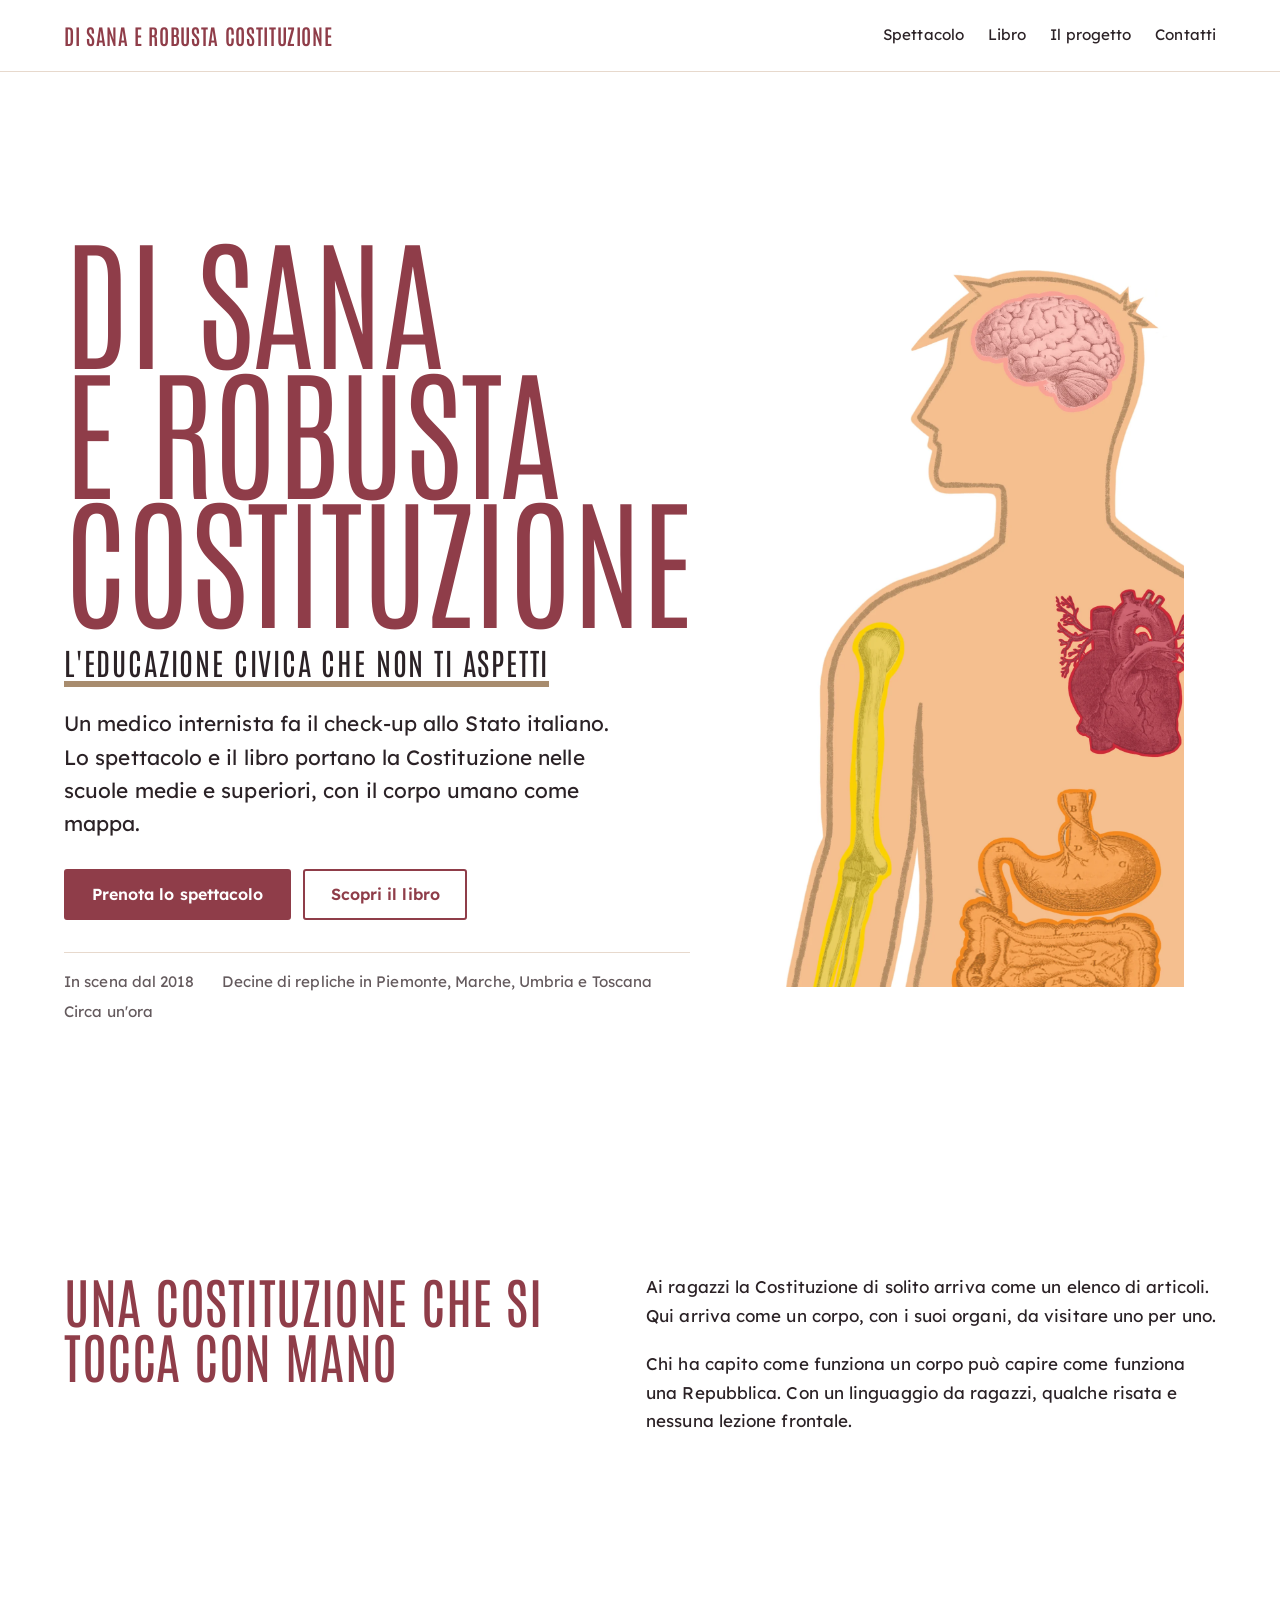
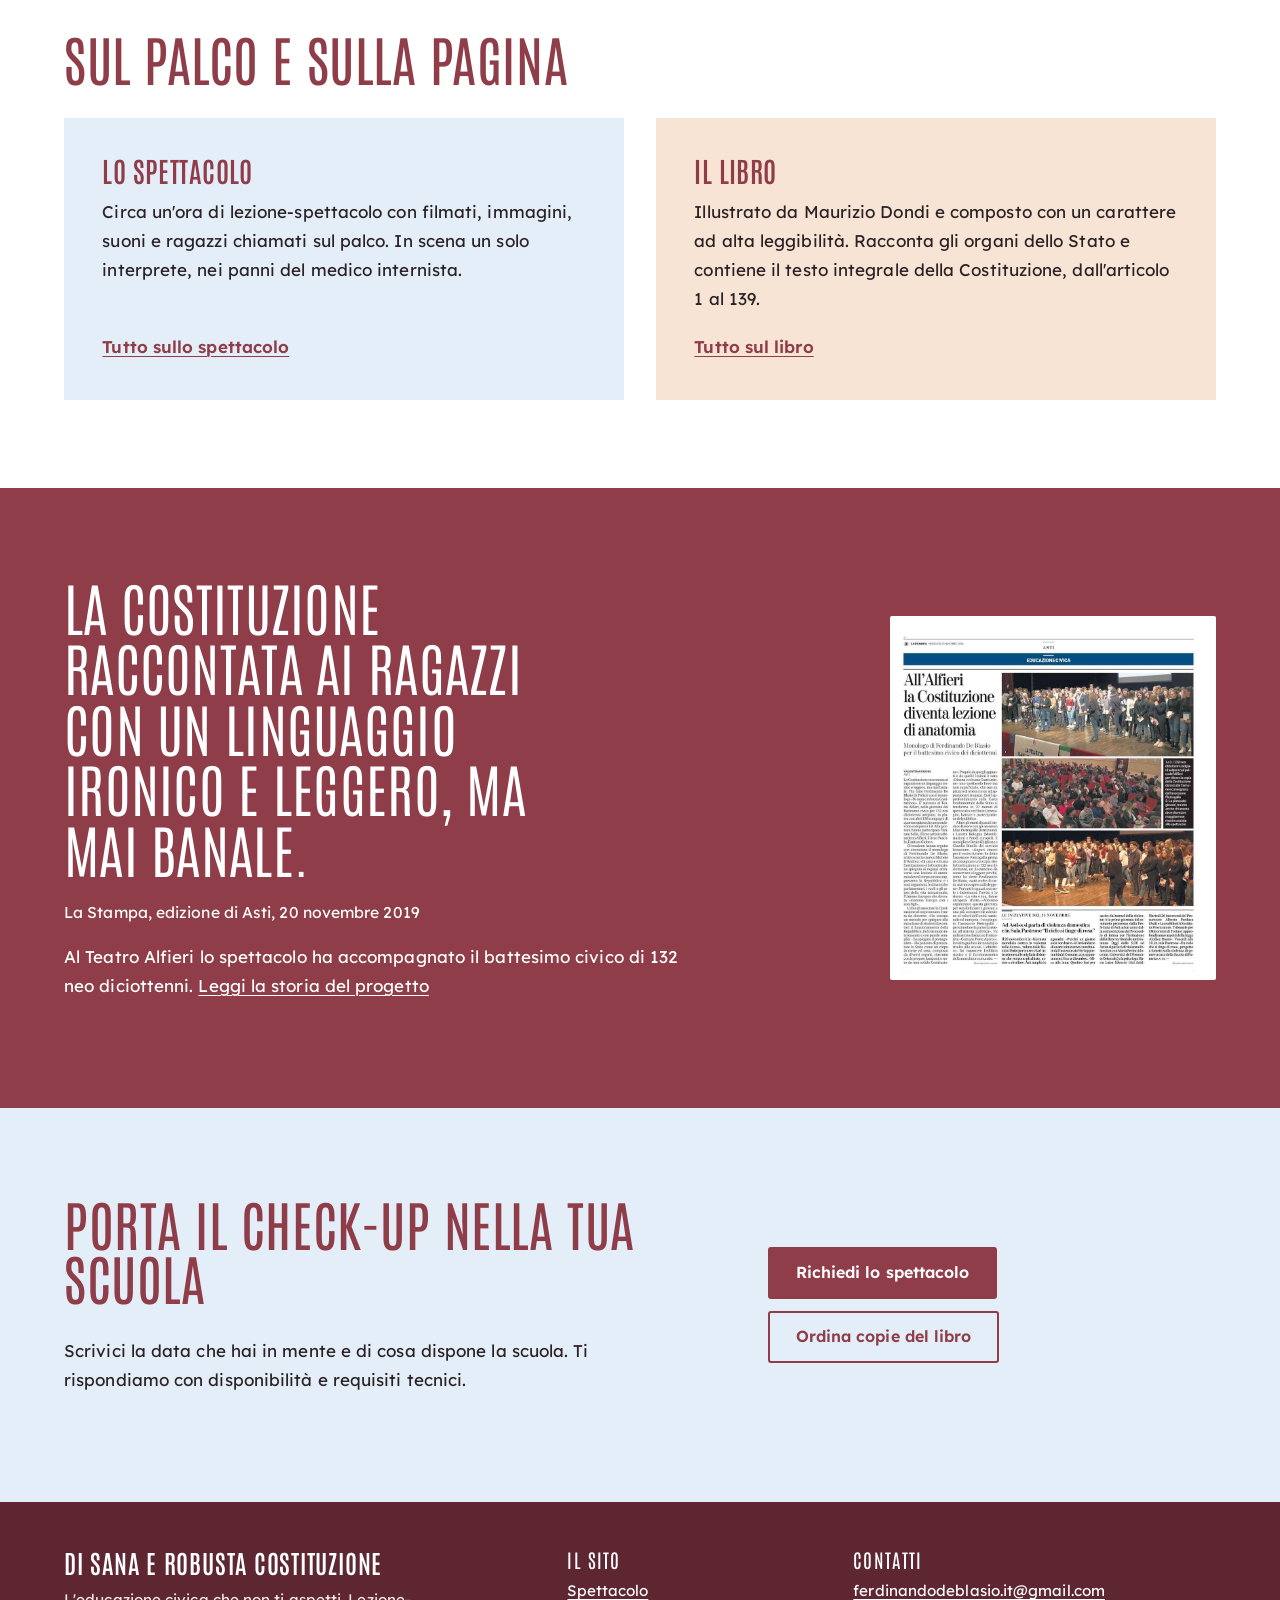
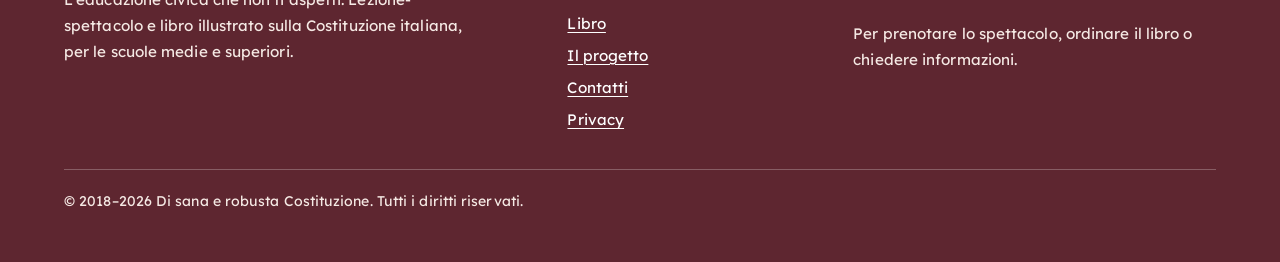
<file: index.html>
<!doctype html>
<html lang="it">
<head>
<meta charset="utf-8">
<meta name="viewport" content="width=device-width,initial-scale=1">
<title>Di sana e robusta Costituzione | Spettacolo e libro sulla Costituzione per le scuole</title>
<meta name="description" content="Un medico internista fa il check-up allo Stato italiano. Lezione-spettacolo e libro illustrato sulla Costituzione per scuole medie e superiori, di Ferdinando de Blasio di Palizzi e Michele D&#x27;Andrea.">
<link rel="canonical" href="https://disanacostituzione.it/">
<link rel="icon" href="favicon.svg" type="image/svg+xml">
<meta property="og:type" content="website">
<meta property="og:locale" content="it_IT">
<meta property="og:site_name" content="Di sana e robusta Costituzione">
<meta property="og:title" content="Di sana e robusta Costituzione | Spettacolo e libro sulla Costituzione per le scuole">
<meta property="og:description" content="Un medico internista fa il check-up allo Stato italiano. Lezione-spettacolo e libro illustrato sulla Costituzione per scuole medie e superiori, di Ferdinando de Blasio di Palizzi e Michele D&#x27;Andrea.">
<meta property="og:url" content="https://disanacostituzione.it/">
<meta property="og:image" content="https://disanacostituzione.it/img/og.jpg">
<meta name="twitter:card" content="summary_large_image">
<meta name="theme-color" content="#8F3D49">
<link rel="preload" href="fonts/antonio-latin-300-normal.woff2" as="font" type="font/woff2" crossorigin>
<link rel="stylesheet" href="styles.css">
<script type="application/ld+json">{"@context": "https://schema.org", "@graph": [{"@type": "WebSite", "@id": "https://disanacostituzione.it/#sito", "name": "Di sana e robusta Costituzione", "url": "https://disanacostituzione.it/", "inLanguage": "it", "author": [{"@type": "Person", "name": "Ferdinando de Blasio di Palizzi"}, {"@type": "Person", "name": "Michele D'Andrea"}]}, {"@type": "Play", "@id": "https://disanacostituzione.it/spettacolo.html#spettacolo", "name": "Di sana e robusta Costituzione", "description": "Lezione-spettacolo di circa un'ora sulla Costituzione italiana per le scuole medie e superiori. Un medico internista fa il check-up allo Stato.", "author": [{"@type": "Person", "name": "Ferdinando de Blasio di Palizzi"}, {"@type": "Person", "name": "Michele D'Andrea"}], "dateCreated": "2018", "inLanguage": "it", "url": "https://disanacostituzione.it/spettacolo.html", "audience": {"@type": "EducationalAudience", "educationalRole": "student"}}, {"@type": "Book", "@id": "https://disanacostituzione.it/libro.html#libro", "name": "Di sana e robusta Costituzione", "alternativeName": "L'educazione civica che non ti aspetti", "author": [{"@type": "Person", "name": "Ferdinando de Blasio di Palizzi"}, {"@type": "Person", "name": "Michele D'Andrea"}], "illustrator": {"@type": "Person", "name": "Maurizio Dondi"}, "inLanguage": "it", "url": "https://disanacostituzione.it/libro.html", "image": "https://disanacostituzione.it/img/og.jpg", "audience": {"@type": "EducationalAudience", "educationalRole": "student"}, "isbn": "9788893521024"}, {"@type": "Person", "name": "Ferdinando de Blasio di Palizzi"}, {"@type": "Person", "name": "Michele D'Andrea"}]}</script>
</head>
<body>
<a class="skip" href="#contenuto">Vai al contenuto</a>
<header class="site-header"><div class="wrap">
<a class="brand" href="index.html">Di sana e robusta Costituzione</a>
<nav class="nav" aria-label="Principale"><a href="spettacolo.html">Spettacolo</a><a href="libro.html">Libro</a><a href="il-progetto.html">Il progetto</a><a href="contatti.html">Contatti</a></nav>
</div></header>
<main id="contenuto">
<section class="hero"><div class="wrap">
<div>
<h1><span>Di sana</span><span>e robusta</span><span>Costituzione</span></h1>
<p class="tag">L'educazione civica che non ti aspetti</p>
<p class="lede">Un medico internista fa il check-up allo Stato italiano. Lo spettacolo e il libro portano la Costituzione nelle scuole medie e superiori, con il corpo umano come mappa.</p>
<div class="btn-row"><a class="btn" href="contatti.html#spettacolo">Prenota lo spettacolo</a><a class="btn ghost" href="libro.html">Scopri il libro</a></div>
<ul class="facts" style="margin-top:2rem"><li>In scena dal 2018</li><li>Decine di repliche in Piemonte, Marche, Umbria e Toscana</li><li>Circa un'ora</li></ul>
</div>
<div class="hero-art"><img src="img/uomo-organi.webp" alt="Sagoma di uomo con cervello, cuore, stomaco e intestino in evidenza" width="720" height="1295"></div>
</div></section>

<section><div class="wrap intro">
<h2>Una Costituzione che si tocca con mano</h2>
<div>
<p>Ai ragazzi la Costituzione di solito arriva come un elenco di articoli. Qui arriva come un corpo, con i suoi organi, da visitare uno per uno.</p>
<p>Chi ha capito come funziona un corpo può capire come funziona una Repubblica. Con un linguaggio da ragazzi, qualche risata e nessuna lezione frontale.</p>
</div></div></section>

<section><div class="wrap">
<h2>Sul palco e sulla pagina</h2>
<div class="paths">
<article class="path blue">
<h3>Lo spettacolo</h3>
<p>Circa un'ora di lezione-spettacolo con filmati, immagini, suoni e ragazzi chiamati sul palco. In scena un solo interprete, nei panni del medico internista.</p>
<a class="more" href="spettacolo.html">Tutto sullo spettacolo</a></article>
<article class="path warm">
<h3>Il libro</h3>
<p>Illustrato da Maurizio Dondi e composto con un carattere ad alta leggibilità. Racconta gli organi dello Stato e contiene il testo integrale della Costituzione, dall'articolo 1 al 139.</p>
<a class="more" href="libro.html">Tutto sul libro</a></article>
</div></div></section>

<section class="quote"><div class="wrap">
<div><blockquote><p>La Costituzione raccontata ai ragazzi con un linguaggio ironico e leggero, ma mai banale.</p></blockquote>
<cite>La Stampa, edizione di Asti, 20 novembre 2019</cite>
<p style="margin-top:1rem">Al Teatro Alfieri lo spettacolo ha accompagnato il battesimo civico di 132 neo diciottenni. <a href="il-progetto.html#stampa">Leggi la storia del progetto</a></p></div>
<a class="clip" href="il-progetto.html#stampa" aria-label="Apri l'articolo de La Stampa"><img src="img/rassegna-la-stampa-2019-11-20.jpg" alt="Pagina de La Stampa di Asti del 20 novembre 2019 con l'articolo All'Alfieri la Costituzione diventa lezione di anatomia" width="500" height="561" loading="lazy"></a>
</div></section>
<section class="cta-band"><div class="wrap">
<div><h2>Porta il check-up nella tua scuola</h2><p>Scrivici la data che hai in mente e di cosa dispone la scuola. Ti rispondiamo con disponibilità e requisiti tecnici.</p></div>
<div class="btn-row"><a class="btn" href="contatti.html#spettacolo">Richiedi lo spettacolo</a><a class="btn ghost" href="contatti.html#libro">Ordina copie del libro</a></div>
</div></section>
</main>
<footer class="site-footer"><div class="wrap">
<div class="foot-grid">
<div><span class="brand">Di sana e robusta Costituzione</span>
<p>L'educazione civica che non ti aspetti. Lezione-spettacolo e libro illustrato sulla Costituzione italiana, per le scuole medie e superiori.</p></div>
<nav aria-label="Link del sito"><h2>Il sito</h2><ul>
<li><a href="spettacolo.html">Spettacolo</a></li><li><a href="libro.html">Libro</a></li>
<li><a href="il-progetto.html">Il progetto</a></li><li><a href="contatti.html">Contatti</a></li>
<li><a href="privacy.html">Privacy</a></li></ul></nav>
<div><h2>Contatti</h2><p><a href="mailto:ferdinandodeblasio.it@gmail.com">ferdinandodeblasio.it@gmail.com</a></p>
<p>Per prenotare lo spettacolo, ordinare il libro o chiedere informazioni.</p></div>
</div>
<p class="rights">© 2018–2026 Di sana e robusta Costituzione. Tutti i diritti riservati.</p>
</div></footer>
</body>
</html>
</file>
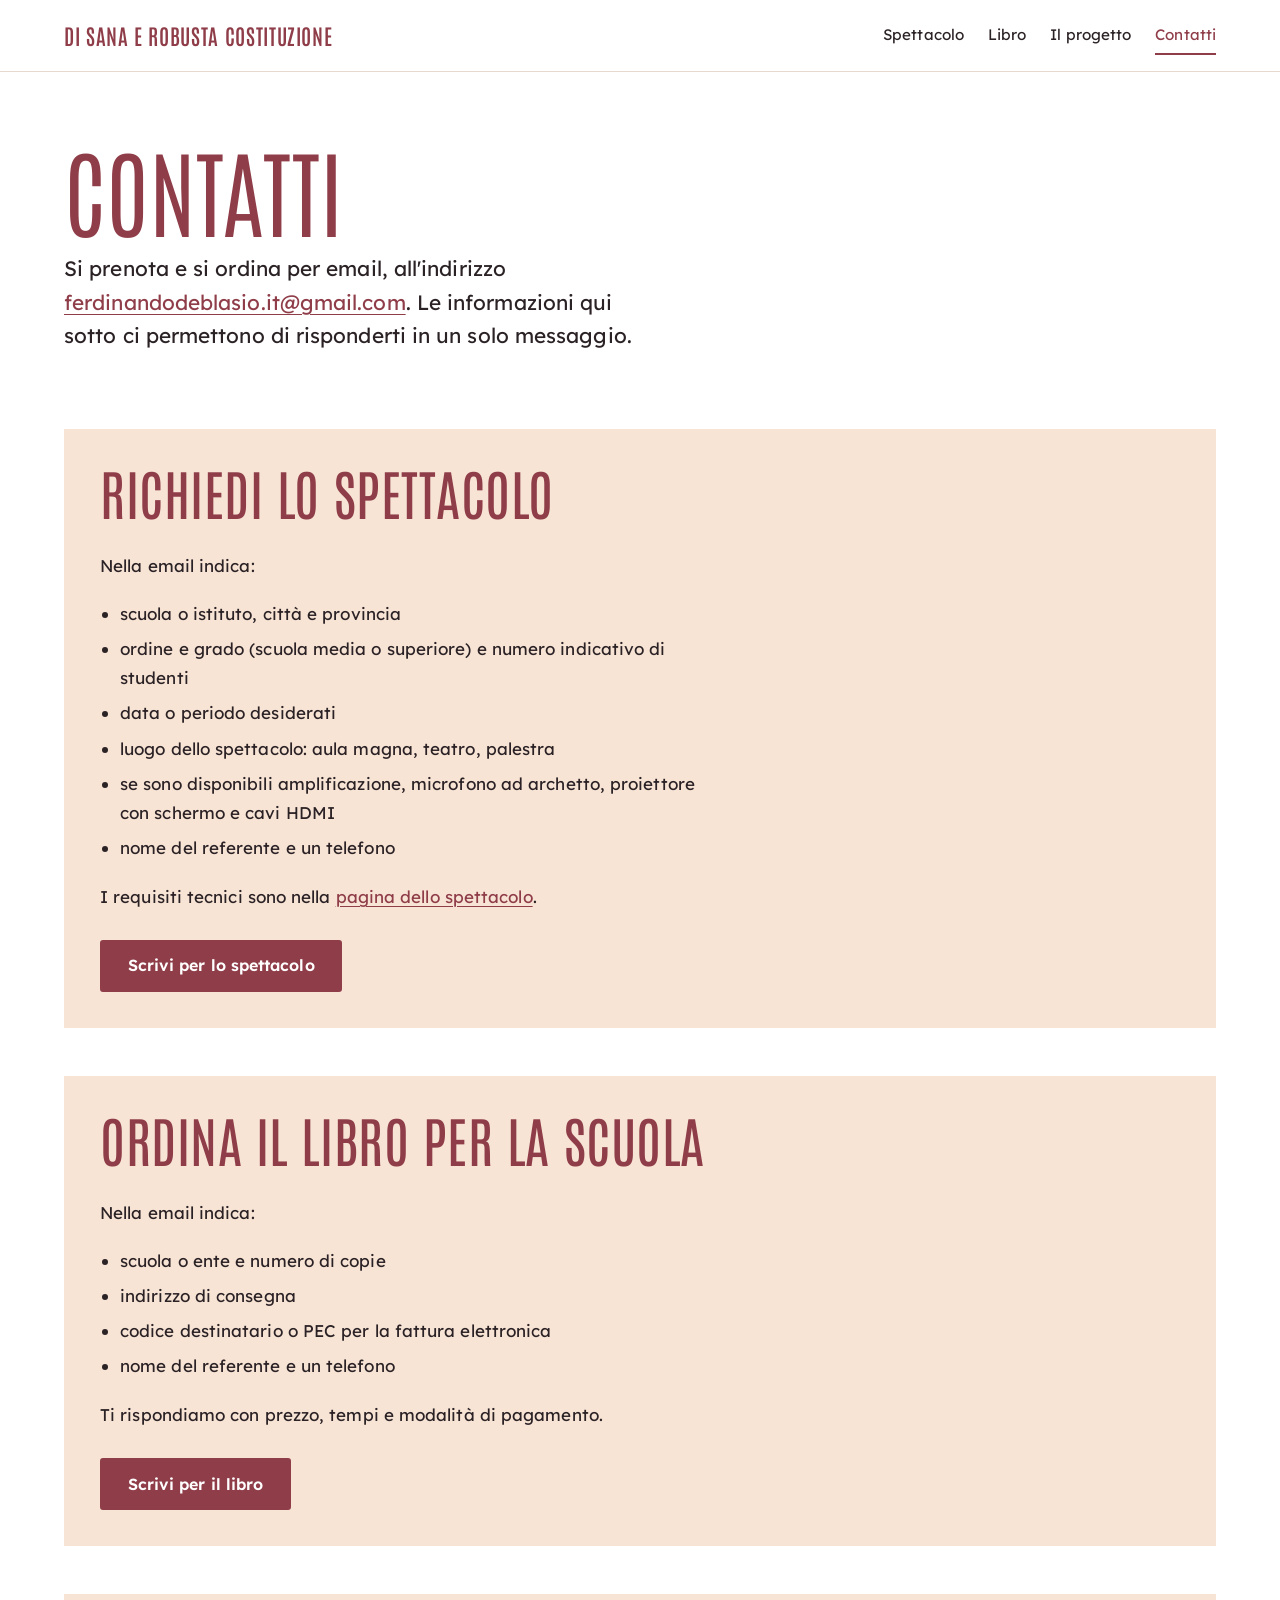
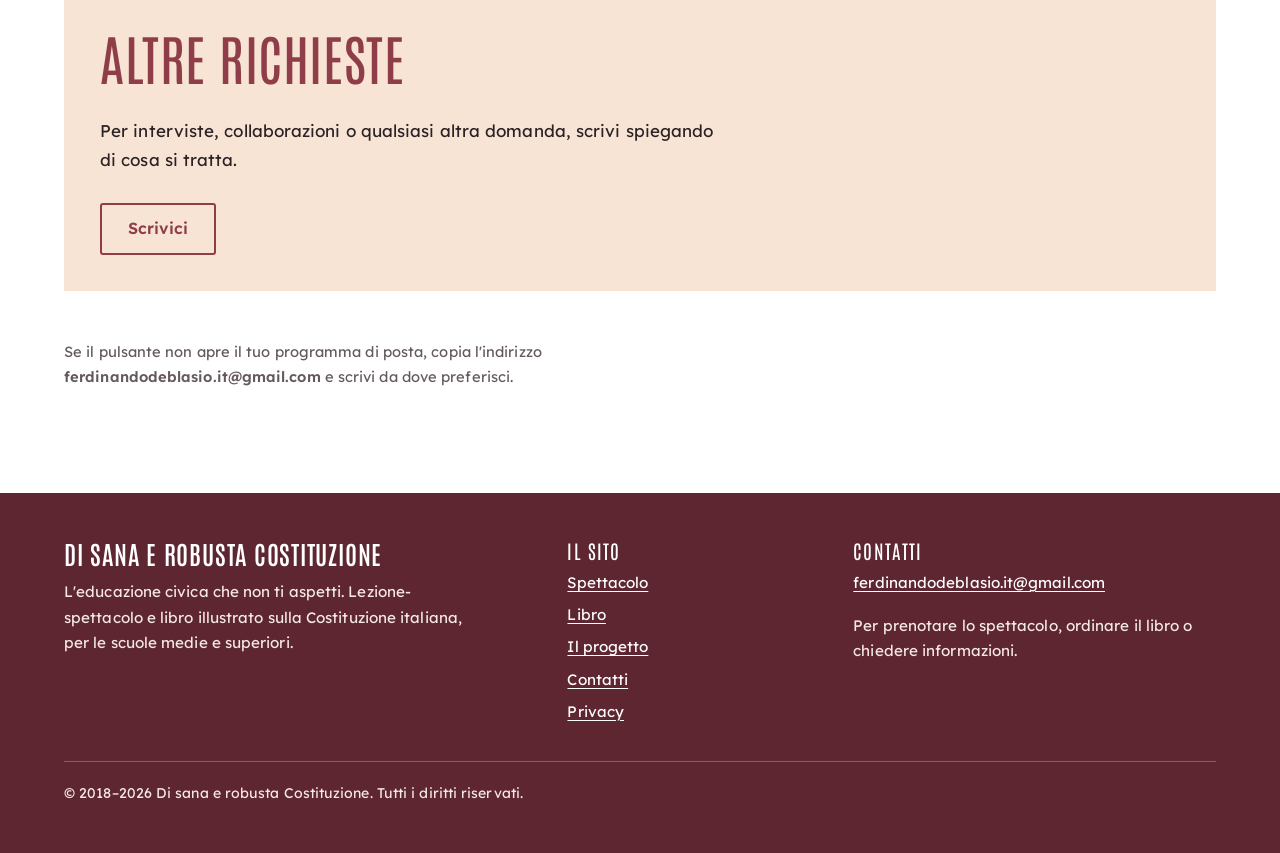
<file: contatti.html>
<!doctype html>
<html lang="it">
<head>
<meta charset="utf-8">
<meta name="viewport" content="width=device-width,initial-scale=1">
<title>Contatti: prenota lo spettacolo o ordina il libro | Di sana e robusta Costituzione</title>
<meta name="description" content="Per prenotare lo spettacolo, ordinare il libro o chiedere informazioni basta una email. Qui trovi le informazioni da indicare.">
<link rel="canonical" href="https://disanacostituzione.it/contatti.html">
<link rel="icon" href="favicon.svg" type="image/svg+xml">
<meta property="og:type" content="website">
<meta property="og:locale" content="it_IT">
<meta property="og:site_name" content="Di sana e robusta Costituzione">
<meta property="og:title" content="Contatti: prenota lo spettacolo o ordina il libro | Di sana e robusta Costituzione">
<meta property="og:description" content="Per prenotare lo spettacolo, ordinare il libro o chiedere informazioni basta una email. Qui trovi le informazioni da indicare.">
<meta property="og:url" content="https://disanacostituzione.it/contatti.html">
<meta property="og:image" content="https://disanacostituzione.it/img/og.jpg">
<meta name="twitter:card" content="summary_large_image">
<meta name="theme-color" content="#8F3D49">
<link rel="preload" href="fonts/antonio-latin-300-normal.woff2" as="font" type="font/woff2" crossorigin>
<link rel="stylesheet" href="styles.css">
</head>
<body>
<a class="skip" href="#contenuto">Vai al contenuto</a>
<header class="site-header"><div class="wrap">
<a class="brand" href="index.html">Di sana e robusta Costituzione</a>
<nav class="nav" aria-label="Principale"><a href="spettacolo.html">Spettacolo</a><a href="libro.html">Libro</a><a href="il-progetto.html">Il progetto</a><a href="contatti.html" aria-current="page">Contatti</a></nav>
</div></header>
<main id="contenuto">
<div class="wrap page-head"><h1>Contatti</h1>
<p class="lede">Si prenota e si ordina per email, all'indirizzo <a href="mailto:ferdinandodeblasio.it@gmail.com">ferdinandodeblasio.it@gmail.com</a>. Le informazioni qui sotto ci permettono di risponderti in un solo messaggio.</p></div>

<section style="padding-top:1rem"><div class="wrap">
<div class="form-card" id="spettacolo">
<h2>Richiedi lo spettacolo</h2>
<p>Nella email indica:</p>
<ul class="checklist">
<li>scuola o istituto, città e provincia</li>
<li>ordine e grado (scuola media o superiore) e numero indicativo di studenti</li>
<li>data o periodo desiderati</li>
<li>luogo dello spettacolo: aula magna, teatro, palestra</li>
<li>se sono disponibili amplificazione, microfono ad archetto, proiettore con schermo e cavi HDMI</li>
<li>nome del referente e un telefono</li>
</ul>
<p>I requisiti tecnici sono nella <a href="spettacolo.html">pagina dello spettacolo</a>.</p>
<div class="btn-row"><a class="btn" href="mailto:ferdinandodeblasio.it@gmail.com?subject=Richiesta%20spettacolo%20-%20Di%20sana%20e%20robusta%20Costituzione&body=Scuola%20o%20istituto%3A%0ACitt%C3%A0%20e%20provincia%3A%0AOrdine%20e%20grado%20%28media/superiore%29%3A%0ANumero%20indicativo%20di%20studenti%3A%0AData%20o%20periodo%20desiderati%3A%0ALuogo%20%28aula%20magna%2C%20teatro%2C%20palestra%29%3A%0AAmplificazione%2C%20microfono%20ad%20archetto%2C%20proiettore%20con%20schermo%20e%20cavi%20HDMI%20disponibili%20%28s%C3%AC/no%29%3A%0AReferente%20e%20telefono%3A%0ANote%3A">Scrivi per lo spettacolo</a></div>
</div>

<div class="form-card" id="libro">
<h2>Ordina il libro per la scuola</h2>
<p>Nella email indica:</p>
<ul class="checklist">
<li>scuola o ente e numero di copie</li>
<li>indirizzo di consegna</li>
<li>codice destinatario o PEC per la fattura elettronica</li>
<li>nome del referente e un telefono</li>
</ul>
<p>Ti rispondiamo con prezzo, tempi e modalità di pagamento.</p>
<div class="btn-row"><a class="btn" href="mailto:ferdinandodeblasio.it@gmail.com?subject=Ordine%20libro%20-%20Di%20sana%20e%20robusta%20Costituzione&body=Scuola%20o%20ente%3A%0ANumero%20di%20copie%3A%0AIndirizzo%20di%20consegna%3A%0ADati%20per%20la%20fattura%20elettronica%20%28codice%20destinatario%20o%20PEC%29%3A%0AReferente%20e%20telefono%3A%0ANote%3A">Scrivi per il libro</a></div>
</div>

<div class="form-card" id="altro">
<h2>Altre richieste</h2>
<p>Per interviste, collaborazioni o qualsiasi altra domanda, scrivi spiegando di cosa si tratta.</p>
<div class="btn-row"><a class="btn ghost" href="mailto:ferdinandodeblasio.it@gmail.com?subject=Informazioni%20-%20Di%20sana%20e%20robusta%20Costituzione">Scrivici</a></div>
</div>
<p class="form-note">Se il pulsante non apre il tuo programma di posta, copia l'indirizzo <strong>ferdinandodeblasio.it@gmail.com</strong> e scrivi da dove preferisci.</p>
</div></section>
</main>
<footer class="site-footer"><div class="wrap">
<div class="foot-grid">
<div><span class="brand">Di sana e robusta Costituzione</span>
<p>L'educazione civica che non ti aspetti. Lezione-spettacolo e libro illustrato sulla Costituzione italiana, per le scuole medie e superiori.</p></div>
<nav aria-label="Link del sito"><h2>Il sito</h2><ul>
<li><a href="spettacolo.html">Spettacolo</a></li><li><a href="libro.html">Libro</a></li>
<li><a href="il-progetto.html">Il progetto</a></li><li><a href="contatti.html">Contatti</a></li>
<li><a href="privacy.html">Privacy</a></li></ul></nav>
<div><h2>Contatti</h2><p><a href="mailto:ferdinandodeblasio.it@gmail.com">ferdinandodeblasio.it@gmail.com</a></p>
<p>Per prenotare lo spettacolo, ordinare il libro o chiedere informazioni.</p></div>
</div>
<p class="rights">© 2018–2026 Di sana e robusta Costituzione. Tutti i diritti riservati.</p>
</div></footer>
</body>
</html>
</file>
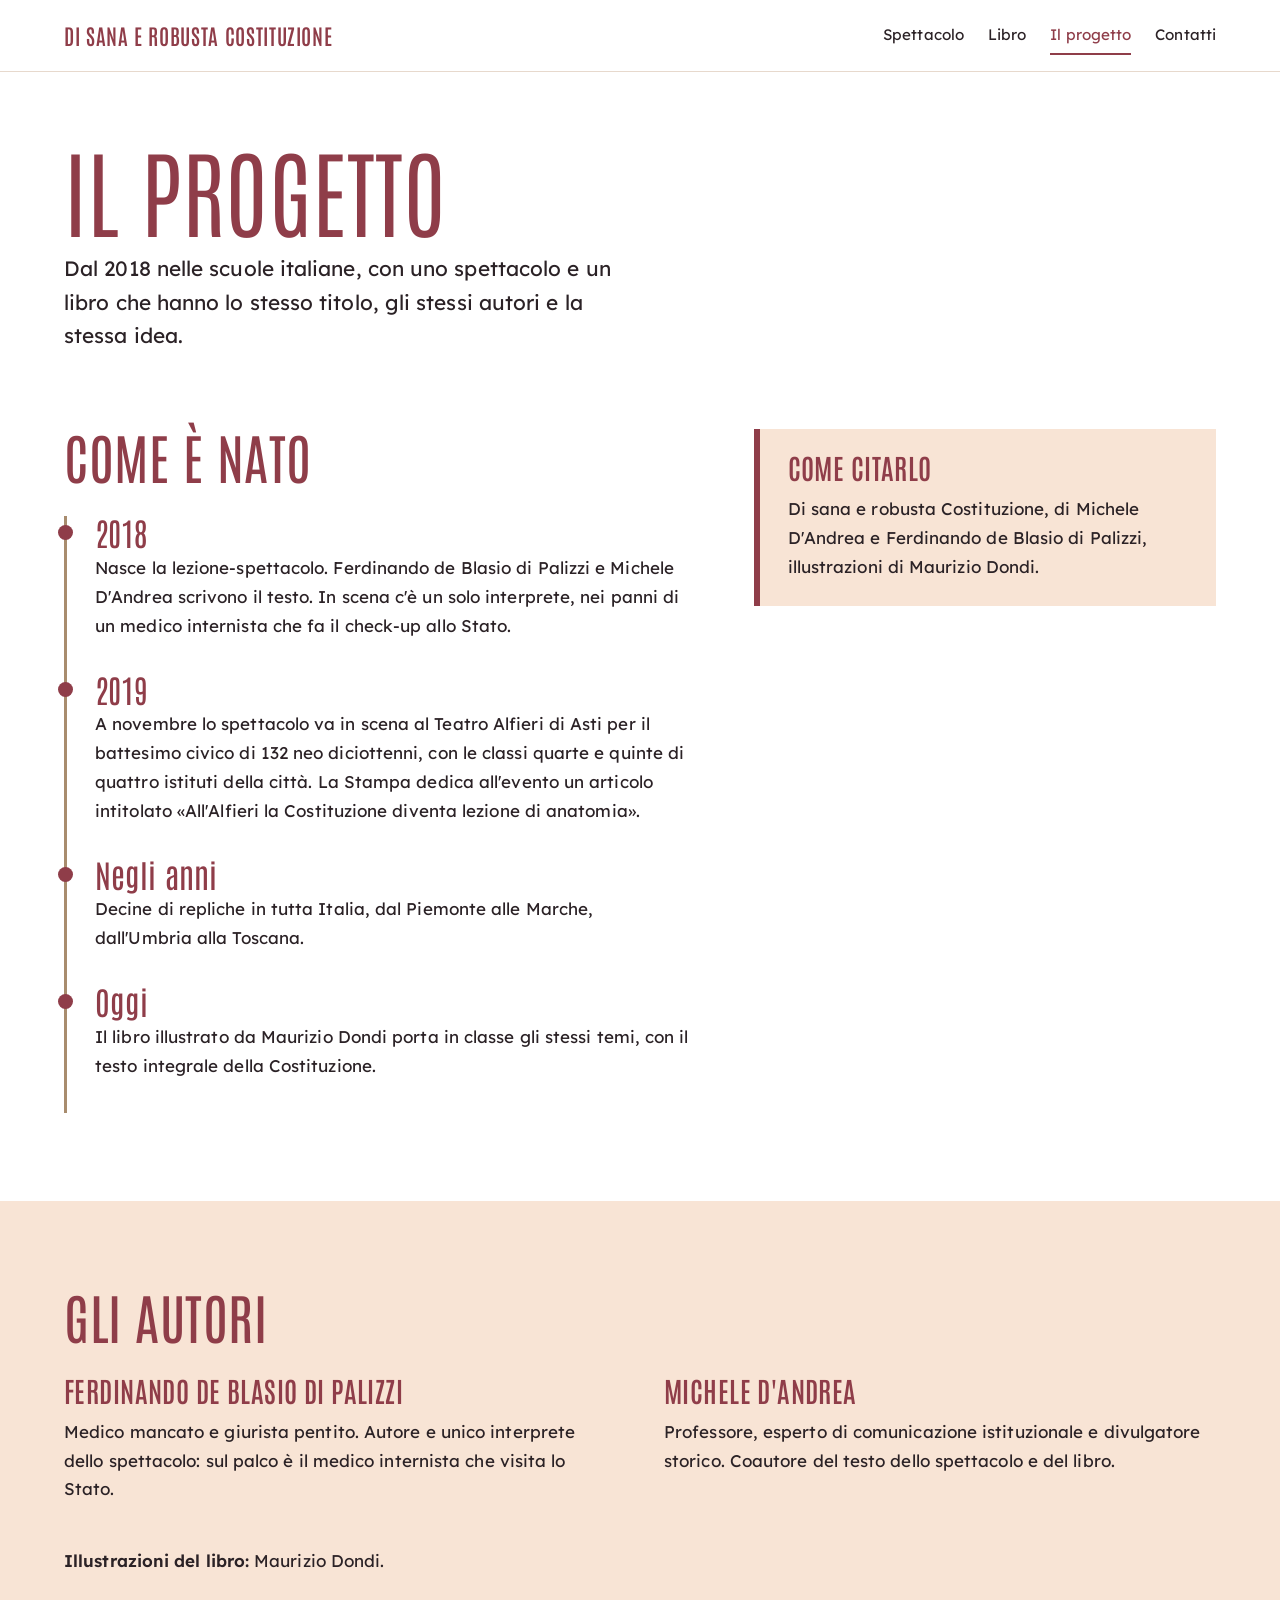
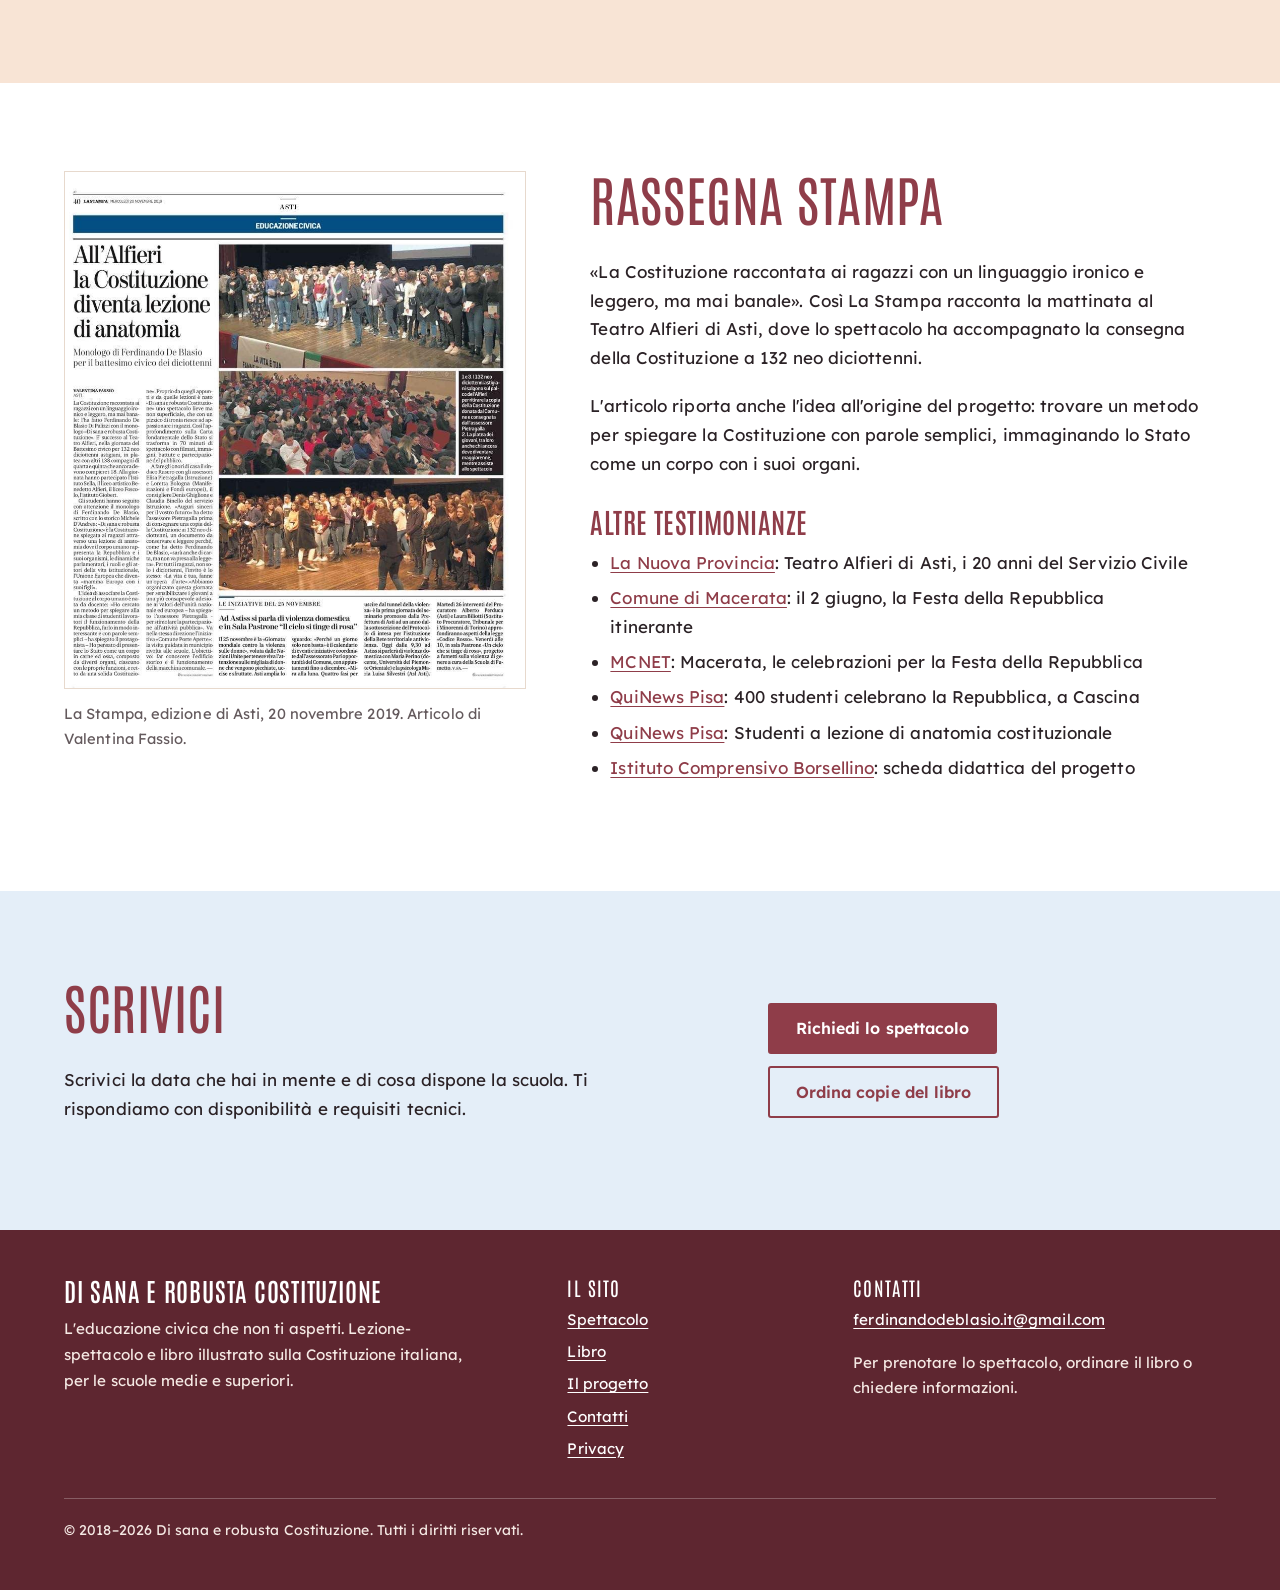
<file: il-progetto.html>
<!doctype html>
<html lang="it">
<head>
<meta charset="utf-8">
<meta name="viewport" content="width=device-width,initial-scale=1">
<title>Il progetto e gli autori | Di sana e robusta Costituzione</title>
<meta name="description" content="La storia di Di sana e robusta Costituzione: nata nel 2018 da Ferdinando de Blasio di Palizzi e Michele D&#x27;Andrea, con decine di repliche nelle scuole. Gli autori e la rassegna stampa.">
<link rel="canonical" href="https://disanacostituzione.it/il-progetto.html">
<link rel="icon" href="favicon.svg" type="image/svg+xml">
<meta property="og:type" content="website">
<meta property="og:locale" content="it_IT">
<meta property="og:site_name" content="Di sana e robusta Costituzione">
<meta property="og:title" content="Il progetto e gli autori | Di sana e robusta Costituzione">
<meta property="og:description" content="La storia di Di sana e robusta Costituzione: nata nel 2018 da Ferdinando de Blasio di Palizzi e Michele D&#x27;Andrea, con decine di repliche nelle scuole. Gli autori e la rassegna stampa.">
<meta property="og:url" content="https://disanacostituzione.it/il-progetto.html">
<meta property="og:image" content="https://disanacostituzione.it/img/og.jpg">
<meta name="twitter:card" content="summary_large_image">
<meta name="theme-color" content="#8F3D49">
<link rel="preload" href="fonts/antonio-latin-300-normal.woff2" as="font" type="font/woff2" crossorigin>
<link rel="stylesheet" href="styles.css">
<script type="application/ld+json">{"@context": "https://schema.org", "@graph": [{"@type": "WebSite", "@id": "https://disanacostituzione.it/#sito", "name": "Di sana e robusta Costituzione", "url": "https://disanacostituzione.it/", "inLanguage": "it", "author": [{"@type": "Person", "name": "Ferdinando de Blasio di Palizzi"}, {"@type": "Person", "name": "Michele D'Andrea"}]}, {"@type": "Play", "@id": "https://disanacostituzione.it/spettacolo.html#spettacolo", "name": "Di sana e robusta Costituzione", "description": "Lezione-spettacolo di circa un'ora sulla Costituzione italiana per le scuole medie e superiori. Un medico internista fa il check-up allo Stato.", "author": [{"@type": "Person", "name": "Ferdinando de Blasio di Palizzi"}, {"@type": "Person", "name": "Michele D'Andrea"}], "dateCreated": "2018", "inLanguage": "it", "url": "https://disanacostituzione.it/spettacolo.html", "audience": {"@type": "EducationalAudience", "educationalRole": "student"}}, {"@type": "Book", "@id": "https://disanacostituzione.it/libro.html#libro", "name": "Di sana e robusta Costituzione", "alternativeName": "L'educazione civica che non ti aspetti", "author": [{"@type": "Person", "name": "Ferdinando de Blasio di Palizzi"}, {"@type": "Person", "name": "Michele D'Andrea"}], "illustrator": {"@type": "Person", "name": "Maurizio Dondi"}, "inLanguage": "it", "url": "https://disanacostituzione.it/libro.html", "image": "https://disanacostituzione.it/img/og.jpg", "audience": {"@type": "EducationalAudience", "educationalRole": "student"}, "isbn": "9788893521024"}, {"@type": "Person", "name": "Ferdinando de Blasio di Palizzi"}, {"@type": "Person", "name": "Michele D'Andrea"}]}</script>
</head>
<body>
<a class="skip" href="#contenuto">Vai al contenuto</a>
<header class="site-header"><div class="wrap">
<a class="brand" href="index.html">Di sana e robusta Costituzione</a>
<nav class="nav" aria-label="Principale"><a href="spettacolo.html">Spettacolo</a><a href="libro.html">Libro</a><a href="il-progetto.html" aria-current="page">Il progetto</a><a href="contatti.html">Contatti</a></nav>
</div></header>
<main id="contenuto">
<div class="wrap page-head"><h1>Il progetto</h1>
<p class="lede">Dal 2018 nelle scuole italiane, con uno spettacolo e un libro che hanno lo stesso titolo, gli stessi autori e la stessa idea.</p></div>

<section style="padding-top:1rem"><div class="wrap split">
<div>
<h2>Come è nato</h2>
<ol class="timeline">
<li><span class="year">2018</span><p>Nasce la lezione-spettacolo. Ferdinando de Blasio di Palizzi e Michele D'Andrea scrivono il testo. In scena c'è un solo interprete, nei panni di un medico internista che fa il check-up allo Stato.</p></li>
<li><span class="year">2019</span><p>A novembre lo spettacolo va in scena al Teatro Alfieri di Asti per il battesimo civico di 132 neo diciottenni, con le classi quarte e quinte di quattro istituti della città. La Stampa dedica all'evento un articolo intitolato «All'Alfieri la Costituzione diventa lezione di anatomia».</p></li>
<li><span class="year">Negli anni</span><p>Decine di repliche in tutta Italia, dal Piemonte alle Marche, dall'Umbria alla Toscana.</p></li>
<li><span class="year">Oggi</span><p>Il libro illustrato da Maurizio Dondi porta in classe gli stessi temi, con il testo integrale della Costituzione.</p></li>
</ol>
</div>
<div class="note-box"><h3>Come citarlo</h3>
<p>Di sana e robusta Costituzione, di Michele D'Andrea e Ferdinando de Blasio di Palizzi, illustrazioni di Maurizio Dondi.</p></div>
</div></section>

<section class="tint"><div class="wrap">
<h2>Gli autori</h2>
<div class="authors">
<div><h3>Ferdinando de Blasio di Palizzi</h3><p>Medico mancato e giurista pentito. Autore e unico interprete dello spettacolo: sul palco è il medico internista che visita lo Stato.</p></div>
<div><h3>Michele D'Andrea</h3><p>Professore, esperto di comunicazione istituzionale e divulgatore storico. Coautore del testo dello spettacolo e del libro.</p></div>
</div>
<p style="margin-top:1.5rem"><strong>Illustrazioni del libro:</strong> Maurizio Dondi.</p>
</div></section>

<section id="stampa"><div class="wrap split rev">
<figure class="press" style="margin:0"><a href="img/rassegna-la-stampa-2019-11-20.jpg"><img src="img/rassegna-la-stampa-2019-11-20.jpg" alt="Pagina de La Stampa di Asti del 20 novembre 2019 con l'articolo All'Alfieri la Costituzione diventa lezione di anatomia, con tre fotografie della platea al Teatro Alfieri" width="900" height="1009" loading="lazy"></a>
<figcaption>La Stampa, edizione di Asti, 20 novembre 2019. Articolo di Valentina Fassio.</figcaption></figure>
<div>
<h2>Rassegna stampa</h2>
<p>«La Costituzione raccontata ai ragazzi con un linguaggio ironico e leggero, ma mai banale». Così La Stampa racconta la mattinata al Teatro Alfieri di Asti, dove lo spettacolo ha accompagnato la consegna della Costituzione a 132 neo diciottenni.</p>
<p>L'articolo riporta anche l'idea all'origine del progetto: trovare un metodo per spiegare la Costituzione con parole semplici, immaginando lo Stato come un corpo con i suoi organi.</p>
<h3 style="margin-top:1.75rem">Altre testimonianze</h3>
<ul class="checklist">
<li><a href="https://www.lanuovaprovincia.it/gallery/attualita/327510/festeggiati-al-teatro-alfieri-i-20-anni-del-servizio-civile-photogallery.html" rel="noopener">La Nuova Provincia</a>: Teatro Alfieri di Asti, i 20 anni del Servizio Civile</li>
<li><a href="https://www.comune.macerata.it/novita/il-2-giugno-a-macerata-la-festa-della-repubblica-itinerante/" rel="noopener">Comune di Macerata</a>: il 2 giugno, la Festa della Repubblica itinerante</li>
<li><a href="https://www.mcnet.tv/macerata-le-celebrazioni-per-la-festa-della-repubblica/" rel="noopener">MCNET</a>: Macerata, le celebrazioni per la Festa della Repubblica</li>
<li><a href="https://www.quinewspisa.it/cascina-una-mattinata-per-celebrare-la-repubblica.htm" rel="noopener">QuiNews Pisa</a>: 400 studenti celebrano la Repubblica, a Cascina</li>
<li><a href="https://www.quinewspisa.it/pisa-studenti-a-lezione-di-anatomia-costituzionale.htm" rel="noopener">QuiNews Pisa</a>: Studenti a lezione di anatomia costituzionale</li>
<li><a href="https://icborsellino.edu.it/pagine/di-sana-e-robusta-costituzione" rel="noopener">Istituto Comprensivo Borsellino</a>: scheda didattica del progetto</li>
</ul>
</div></div></section>

<section class="cta-band"><div class="wrap">
<div><h2>Scrivici</h2><p>Scrivici la data che hai in mente e di cosa dispone la scuola. Ti rispondiamo con disponibilità e requisiti tecnici.</p></div>
<div class="btn-row"><a class="btn" href="contatti.html#spettacolo">Richiedi lo spettacolo</a><a class="btn ghost" href="contatti.html#libro">Ordina copie del libro</a></div>
</div></section>
</main>
<footer class="site-footer"><div class="wrap">
<div class="foot-grid">
<div><span class="brand">Di sana e robusta Costituzione</span>
<p>L'educazione civica che non ti aspetti. Lezione-spettacolo e libro illustrato sulla Costituzione italiana, per le scuole medie e superiori.</p></div>
<nav aria-label="Link del sito"><h2>Il sito</h2><ul>
<li><a href="spettacolo.html">Spettacolo</a></li><li><a href="libro.html">Libro</a></li>
<li><a href="il-progetto.html">Il progetto</a></li><li><a href="contatti.html">Contatti</a></li>
<li><a href="privacy.html">Privacy</a></li></ul></nav>
<div><h2>Contatti</h2><p><a href="mailto:ferdinandodeblasio.it@gmail.com">ferdinandodeblasio.it@gmail.com</a></p>
<p>Per prenotare lo spettacolo, ordinare il libro o chiedere informazioni.</p></div>
</div>
<p class="rights">© 2018–2026 Di sana e robusta Costituzione. Tutti i diritti riservati.</p>
</div></footer>
</body>
</html>
</file>
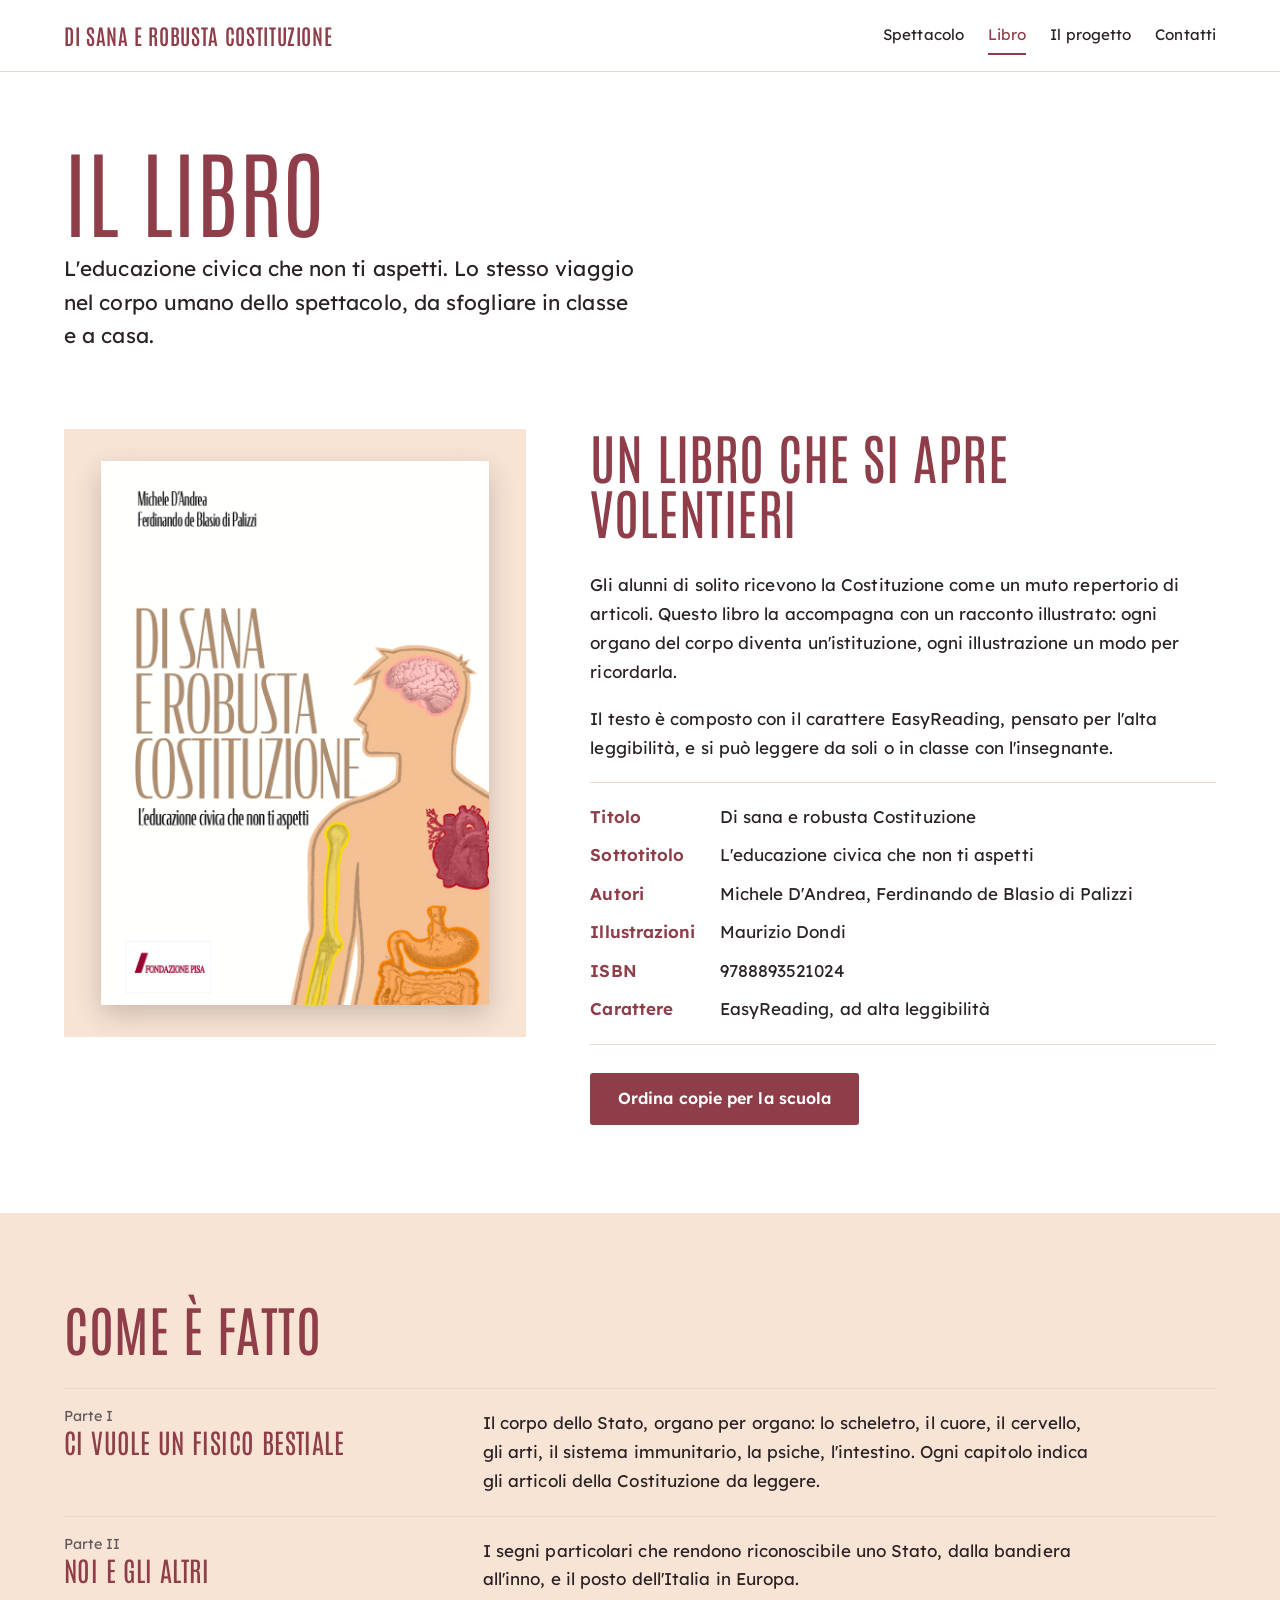
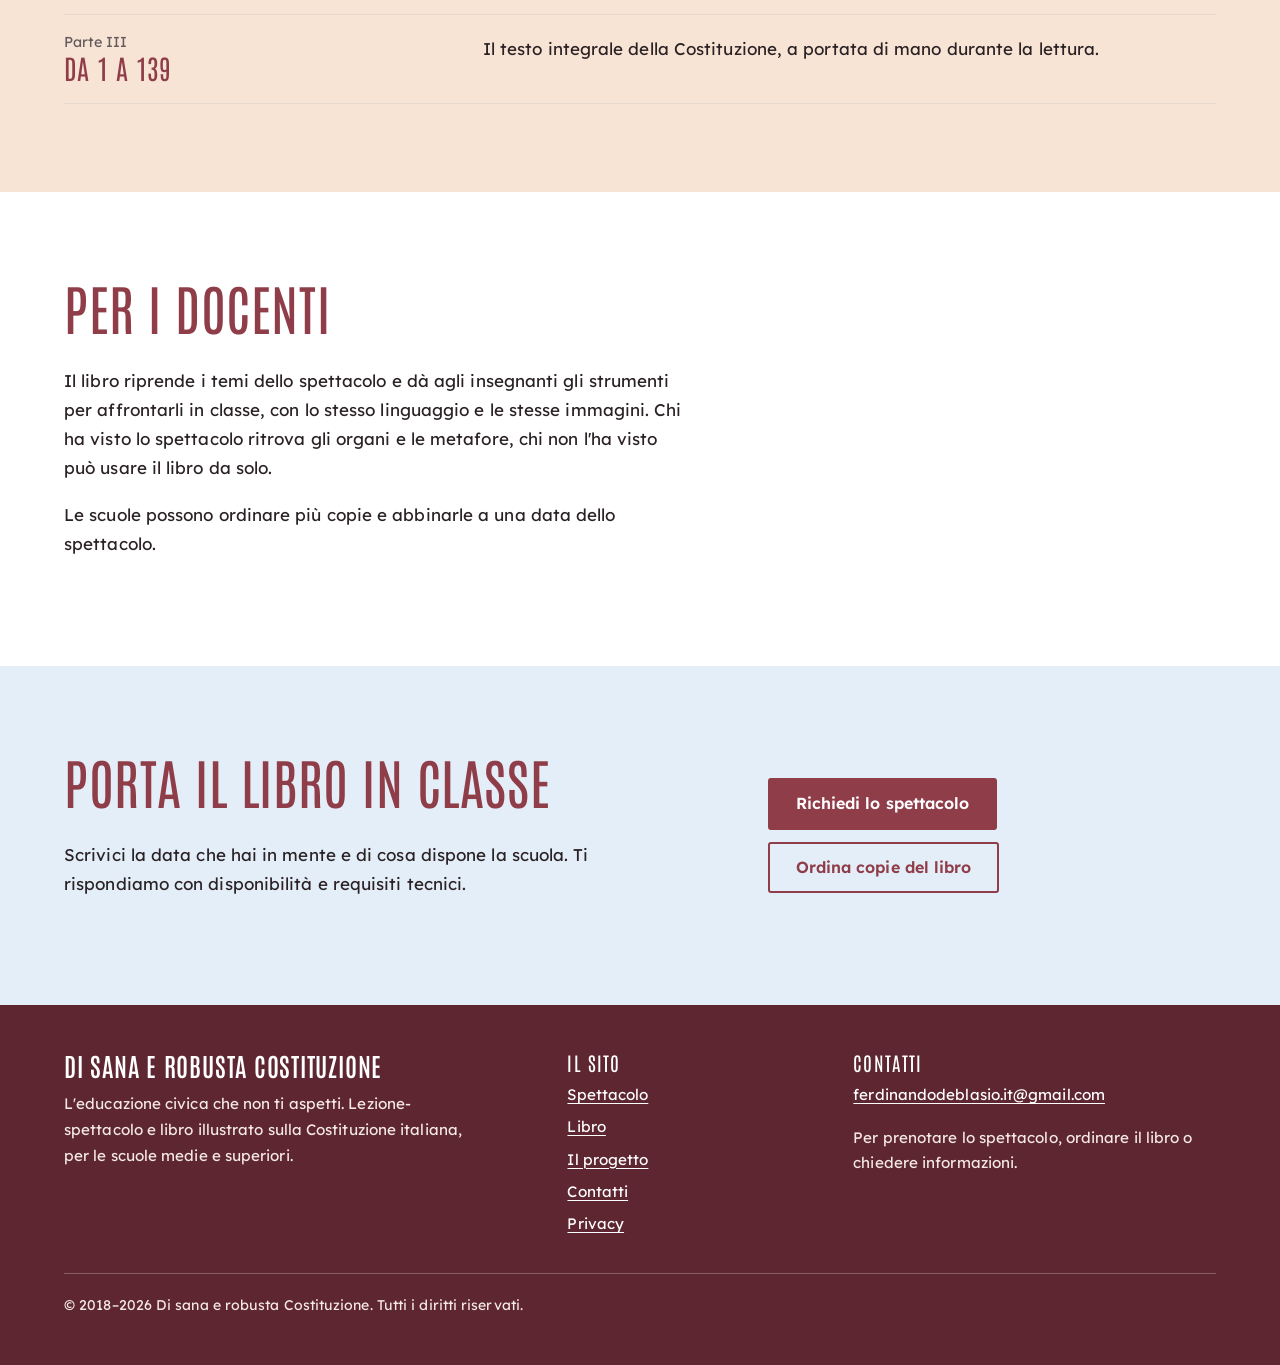
<file: libro.html>
<!doctype html>
<html lang="it">
<head>
<meta charset="utf-8">
<meta name="viewport" content="width=device-width,initial-scale=1">
<title>Il libro | Di sana e robusta Costituzione</title>
<meta name="description" content="Di sana e robusta Costituzione. L&#x27;educazione civica che non ti aspetti. Libro illustrato da Maurizio Dondi sulla Costituzione italiana, con il testo integrale e un carattere ad alta leggibilità. Per scuole, docenti e famiglie.">
<link rel="canonical" href="https://disanacostituzione.it/libro.html">
<link rel="icon" href="favicon.svg" type="image/svg+xml">
<meta property="og:type" content="website">
<meta property="og:locale" content="it_IT">
<meta property="og:site_name" content="Di sana e robusta Costituzione">
<meta property="og:title" content="Il libro | Di sana e robusta Costituzione">
<meta property="og:description" content="Di sana e robusta Costituzione. L&#x27;educazione civica che non ti aspetti. Libro illustrato da Maurizio Dondi sulla Costituzione italiana, con il testo integrale e un carattere ad alta leggibilità. Per scuole, docenti e famiglie.">
<meta property="og:url" content="https://disanacostituzione.it/libro.html">
<meta property="og:image" content="https://disanacostituzione.it/img/og.jpg">
<meta name="twitter:card" content="summary_large_image">
<meta name="theme-color" content="#8F3D49">
<link rel="preload" href="fonts/antonio-latin-300-normal.woff2" as="font" type="font/woff2" crossorigin>
<link rel="stylesheet" href="styles.css">
<script type="application/ld+json">{"@context": "https://schema.org", "@type": "Book", "@id": "https://disanacostituzione.it/libro.html#libro", "name": "Di sana e robusta Costituzione", "alternativeName": "L'educazione civica che non ti aspetti", "author": [{"@type": "Person", "name": "Ferdinando de Blasio di Palizzi"}, {"@type": "Person", "name": "Michele D'Andrea"}], "illustrator": {"@type": "Person", "name": "Maurizio Dondi"}, "inLanguage": "it", "url": "https://disanacostituzione.it/libro.html", "image": "https://disanacostituzione.it/img/og.jpg", "audience": {"@type": "EducationalAudience", "educationalRole": "student"}, "isbn": "9788893521024"}</script>
</head>
<body>
<a class="skip" href="#contenuto">Vai al contenuto</a>
<header class="site-header"><div class="wrap">
<a class="brand" href="index.html">Di sana e robusta Costituzione</a>
<nav class="nav" aria-label="Principale"><a href="spettacolo.html">Spettacolo</a><a href="libro.html" aria-current="page">Libro</a><a href="il-progetto.html">Il progetto</a><a href="contatti.html">Contatti</a></nav>
</div></header>
<main id="contenuto">
<div class="wrap page-head"><h1>Il libro</h1>
<p class="lede">L'educazione civica che non ti aspetti. Lo stesso viaggio nel corpo umano dello spettacolo, da sfogliare in classe e a casa.</p></div>

<section style="padding-top:1rem"><div class="wrap split rev">
<div class="figure cover"><img src="img/copertina.png" alt="Copertina del libro Di sana e robusta Costituzione. L'educazione civica che non ti aspetti, di Michele D'Andrea e Ferdinando de Blasio di Palizzi" width="800" height="1121"></div>
<div>
<h2>Un libro che si apre volentieri</h2>
<p>Gli alunni di solito ricevono la Costituzione come un muto repertorio di articoli. Questo libro la accompagna con un racconto illustrato: ogni organo del corpo diventa un'istituzione, ogni illustrazione un modo per ricordarla.</p>
<p>Il testo è composto con il carattere EasyReading, pensato per l'alta leggibilità, e si può leggere da soli o in classe con l'insegnante.</p>
<dl class="spec"><dt>Titolo</dt><dd>Di sana e robusta Costituzione</dd><dt>Sottotitolo</dt><dd>L&#x27;educazione civica che non ti aspetti</dd><dt>Autori</dt><dd>Michele D&#x27;Andrea, Ferdinando de Blasio di Palizzi</dd><dt>Illustrazioni</dt><dd>Maurizio Dondi</dd><dt>ISBN</dt><dd>9788893521024</dd><dt>Carattere</dt><dd>EasyReading, ad alta leggibilità</dd></dl>
<div class="btn-row"><a class="btn" href="contatti.html#libro">Ordina copie per la scuola</a></div>
</div></div></section>

<section class="tint"><div class="wrap">
<h2>Come è fatto</h2>
<ol class="parts" style="list-style:none;padding:0">
<li><div class="t"><small>Parte I</small>Ci vuole un fisico bestiale</div><p>Il corpo dello Stato, organo per organo: lo scheletro, il cuore, il cervello, gli arti, il sistema immunitario, la psiche, l'intestino. Ogni capitolo indica gli articoli della Costituzione da leggere.</p></li>
<li><div class="t"><small>Parte II</small>Noi e gli altri</div><p>I segni particolari che rendono riconoscibile uno Stato, dalla bandiera all'inno, e il posto dell'Italia in Europa.</p></li>
<li><div class="t"><small>Parte III</small>Da 1 a 139</div><p>Il testo integrale della Costituzione, a portata di mano durante la lettura.</p></li>
</ol></div></section>

<section><div class="wrap">
<div>
<h2>Per i docenti</h2>
<p>Il libro riprende i temi dello spettacolo e dà agli insegnanti gli strumenti per affrontarli in classe, con lo stesso linguaggio e le stesse immagini. Chi ha visto lo spettacolo ritrova gli organi e le metafore, chi non l'ha visto può usare il libro da solo.</p>
<p>Le scuole possono ordinare più copie e abbinarle a una data dello spettacolo.</p>
</div>
</div></section>
<section class="cta-band"><div class="wrap">
<div><h2>Porta il libro in classe</h2><p>Scrivici la data che hai in mente e di cosa dispone la scuola. Ti rispondiamo con disponibilità e requisiti tecnici.</p></div>
<div class="btn-row"><a class="btn" href="contatti.html#spettacolo">Richiedi lo spettacolo</a><a class="btn ghost" href="contatti.html#libro">Ordina copie del libro</a></div>
</div></section>
</main>
<footer class="site-footer"><div class="wrap">
<div class="foot-grid">
<div><span class="brand">Di sana e robusta Costituzione</span>
<p>L'educazione civica che non ti aspetti. Lezione-spettacolo e libro illustrato sulla Costituzione italiana, per le scuole medie e superiori.</p></div>
<nav aria-label="Link del sito"><h2>Il sito</h2><ul>
<li><a href="spettacolo.html">Spettacolo</a></li><li><a href="libro.html">Libro</a></li>
<li><a href="il-progetto.html">Il progetto</a></li><li><a href="contatti.html">Contatti</a></li>
<li><a href="privacy.html">Privacy</a></li></ul></nav>
<div><h2>Contatti</h2><p><a href="mailto:ferdinandodeblasio.it@gmail.com">ferdinandodeblasio.it@gmail.com</a></p>
<p>Per prenotare lo spettacolo, ordinare il libro o chiedere informazioni.</p></div>
</div>
<p class="rights">© 2018–2026 Di sana e robusta Costituzione. Tutti i diritti riservati.</p>
</div></footer>
</body>
</html>
</file>
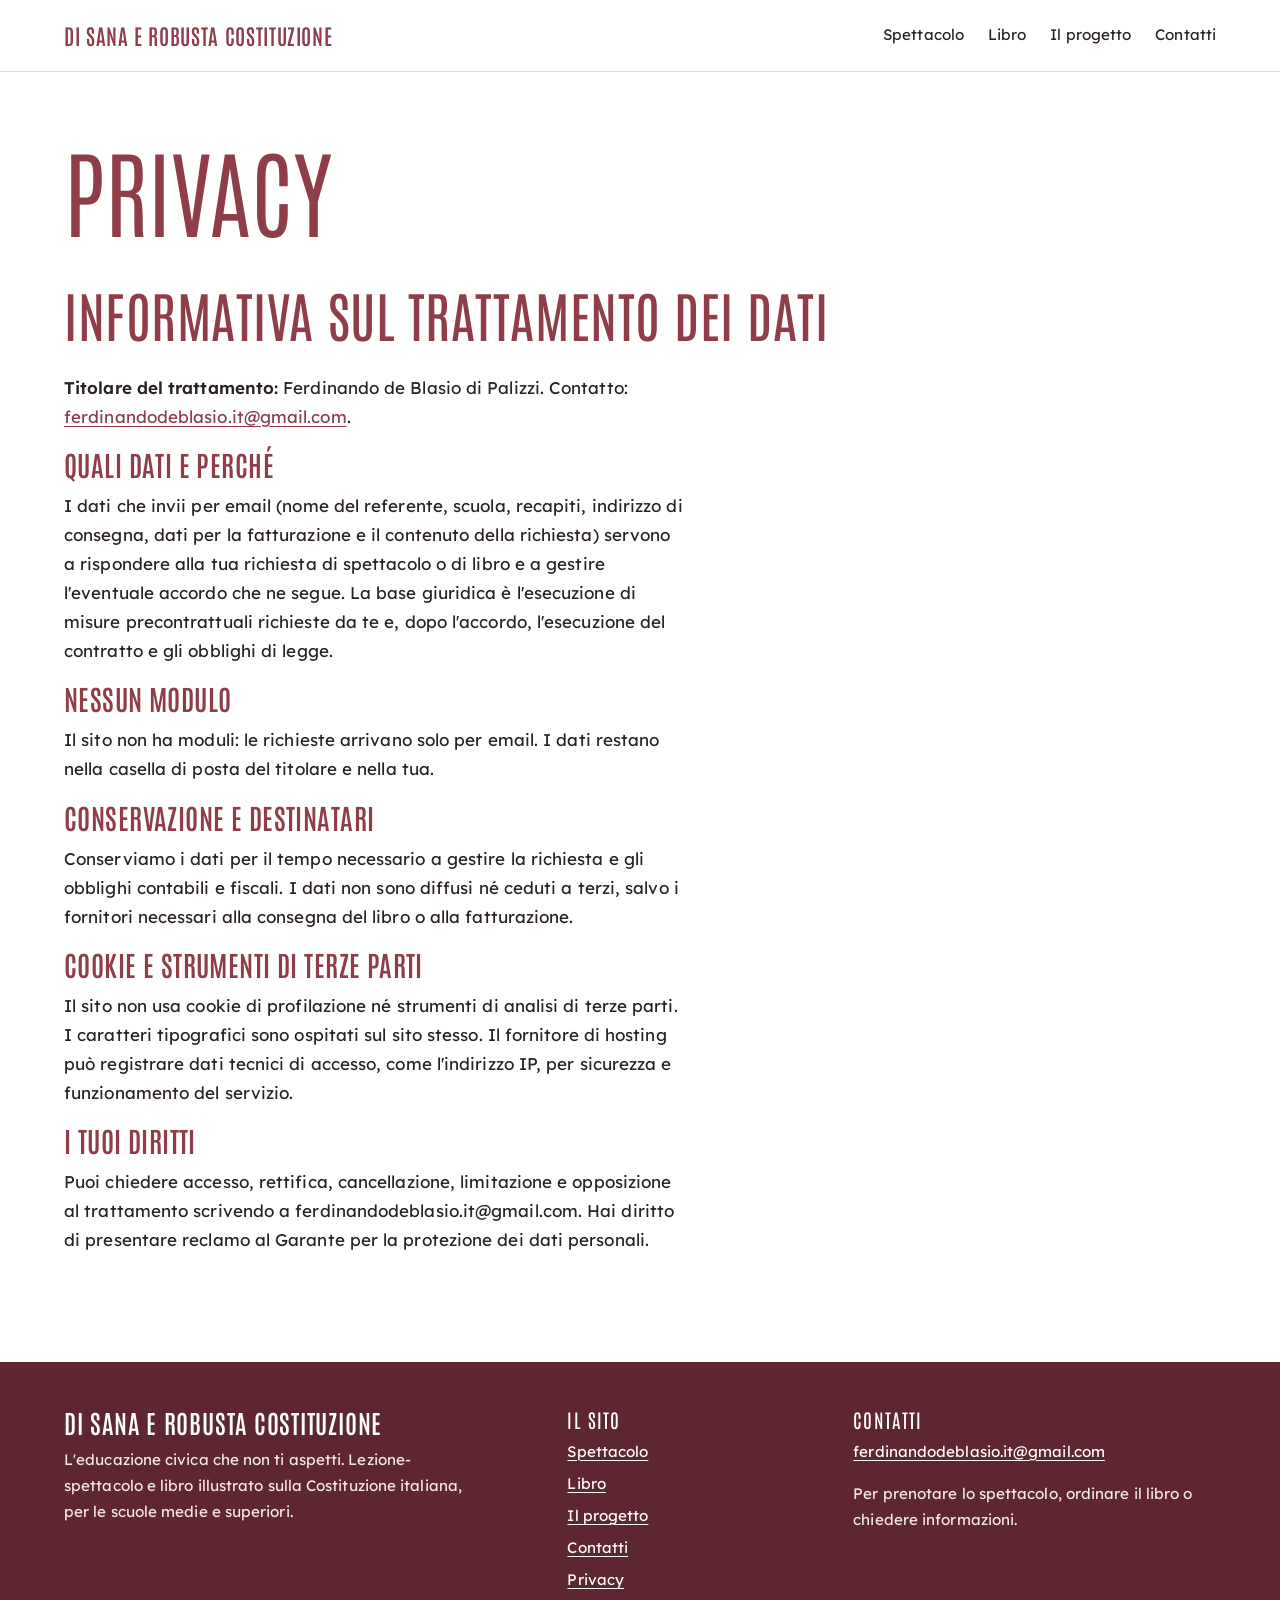
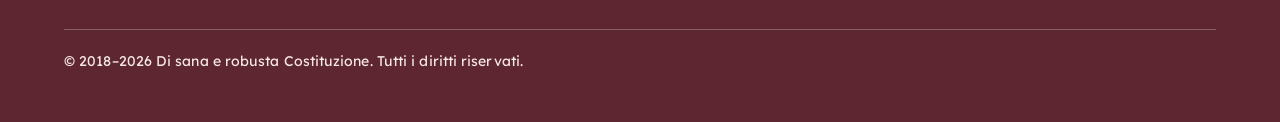
<file: privacy.html>
<!doctype html>
<html lang="it">
<head>
<meta charset="utf-8">
<meta name="viewport" content="width=device-width,initial-scale=1">
<title>Informativa sulla privacy | Di sana e robusta Costituzione</title>
<meta name="description" content="Come vengono trattati i dati inviati per email a chi gestisce il sito.">
<link rel="canonical" href="https://disanacostituzione.it/privacy.html">
<link rel="icon" href="favicon.svg" type="image/svg+xml">
<meta property="og:type" content="website">
<meta property="og:locale" content="it_IT">
<meta property="og:site_name" content="Di sana e robusta Costituzione">
<meta property="og:title" content="Informativa sulla privacy | Di sana e robusta Costituzione">
<meta property="og:description" content="Come vengono trattati i dati inviati per email a chi gestisce il sito.">
<meta property="og:url" content="https://disanacostituzione.it/privacy.html">
<meta property="og:image" content="https://disanacostituzione.it/img/og.jpg">
<meta name="twitter:card" content="summary_large_image">
<meta name="theme-color" content="#8F3D49">
<link rel="preload" href="fonts/antonio-latin-300-normal.woff2" as="font" type="font/woff2" crossorigin>
<link rel="stylesheet" href="styles.css">
</head>
<body>
<a class="skip" href="#contenuto">Vai al contenuto</a>
<header class="site-header"><div class="wrap">
<a class="brand" href="index.html">Di sana e robusta Costituzione</a>
<nav class="nav" aria-label="Principale"><a href="spettacolo.html">Spettacolo</a><a href="libro.html">Libro</a><a href="il-progetto.html">Il progetto</a><a href="contatti.html">Contatti</a></nav>
</div></header>
<main id="contenuto">
<div class="wrap page-head"><h1>Privacy</h1></div>
<section style="padding-top:1rem"><div class="wrap">
<h2>Informativa sul trattamento dei dati</h2>
<p><strong>Titolare del trattamento:</strong> Ferdinando de Blasio di Palizzi. Contatto: <a href="mailto:ferdinandodeblasio.it@gmail.com">ferdinandodeblasio.it@gmail.com</a>.</p>
<h3>Quali dati e perché</h3>
<p>I dati che invii per email (nome del referente, scuola, recapiti, indirizzo di consegna, dati per la fatturazione e il contenuto della richiesta) servono a rispondere alla tua richiesta di spettacolo o di libro e a gestire l'eventuale accordo che ne segue. La base giuridica è l'esecuzione di misure precontrattuali richieste da te e, dopo l'accordo, l'esecuzione del contratto e gli obblighi di legge.</p>
<h3>Nessun modulo</h3>
<p>Il sito non ha moduli: le richieste arrivano solo per email. I dati restano nella casella di posta del titolare e nella tua.</p>
<h3>Conservazione e destinatari</h3>
<p>Conserviamo i dati per il tempo necessario a gestire la richiesta e gli obblighi contabili e fiscali. I dati non sono diffusi né ceduti a terzi, salvo i fornitori necessari alla consegna del libro o alla fatturazione.</p>
<h3>Cookie e strumenti di terze parti</h3>
<p>Il sito non usa cookie di profilazione né strumenti di analisi di terze parti. I caratteri tipografici sono ospitati sul sito stesso. Il fornitore di hosting può registrare dati tecnici di accesso, come l'indirizzo IP, per sicurezza e funzionamento del servizio.</p>
<h3>I tuoi diritti</h3>
<p>Puoi chiedere accesso, rettifica, cancellazione, limitazione e opposizione al trattamento scrivendo a ferdinandodeblasio.it@gmail.com. Hai diritto di presentare reclamo al Garante per la protezione dei dati personali.</p>
</div></section>
</main>
<footer class="site-footer"><div class="wrap">
<div class="foot-grid">
<div><span class="brand">Di sana e robusta Costituzione</span>
<p>L'educazione civica che non ti aspetti. Lezione-spettacolo e libro illustrato sulla Costituzione italiana, per le scuole medie e superiori.</p></div>
<nav aria-label="Link del sito"><h2>Il sito</h2><ul>
<li><a href="spettacolo.html">Spettacolo</a></li><li><a href="libro.html">Libro</a></li>
<li><a href="il-progetto.html">Il progetto</a></li><li><a href="contatti.html">Contatti</a></li>
<li><a href="privacy.html">Privacy</a></li></ul></nav>
<div><h2>Contatti</h2><p><a href="mailto:ferdinandodeblasio.it@gmail.com">ferdinandodeblasio.it@gmail.com</a></p>
<p>Per prenotare lo spettacolo, ordinare il libro o chiedere informazioni.</p></div>
</div>
<p class="rights">© 2018–2026 Di sana e robusta Costituzione. Tutti i diritti riservati.</p>
</div></footer>
</body>
</html>
</file>
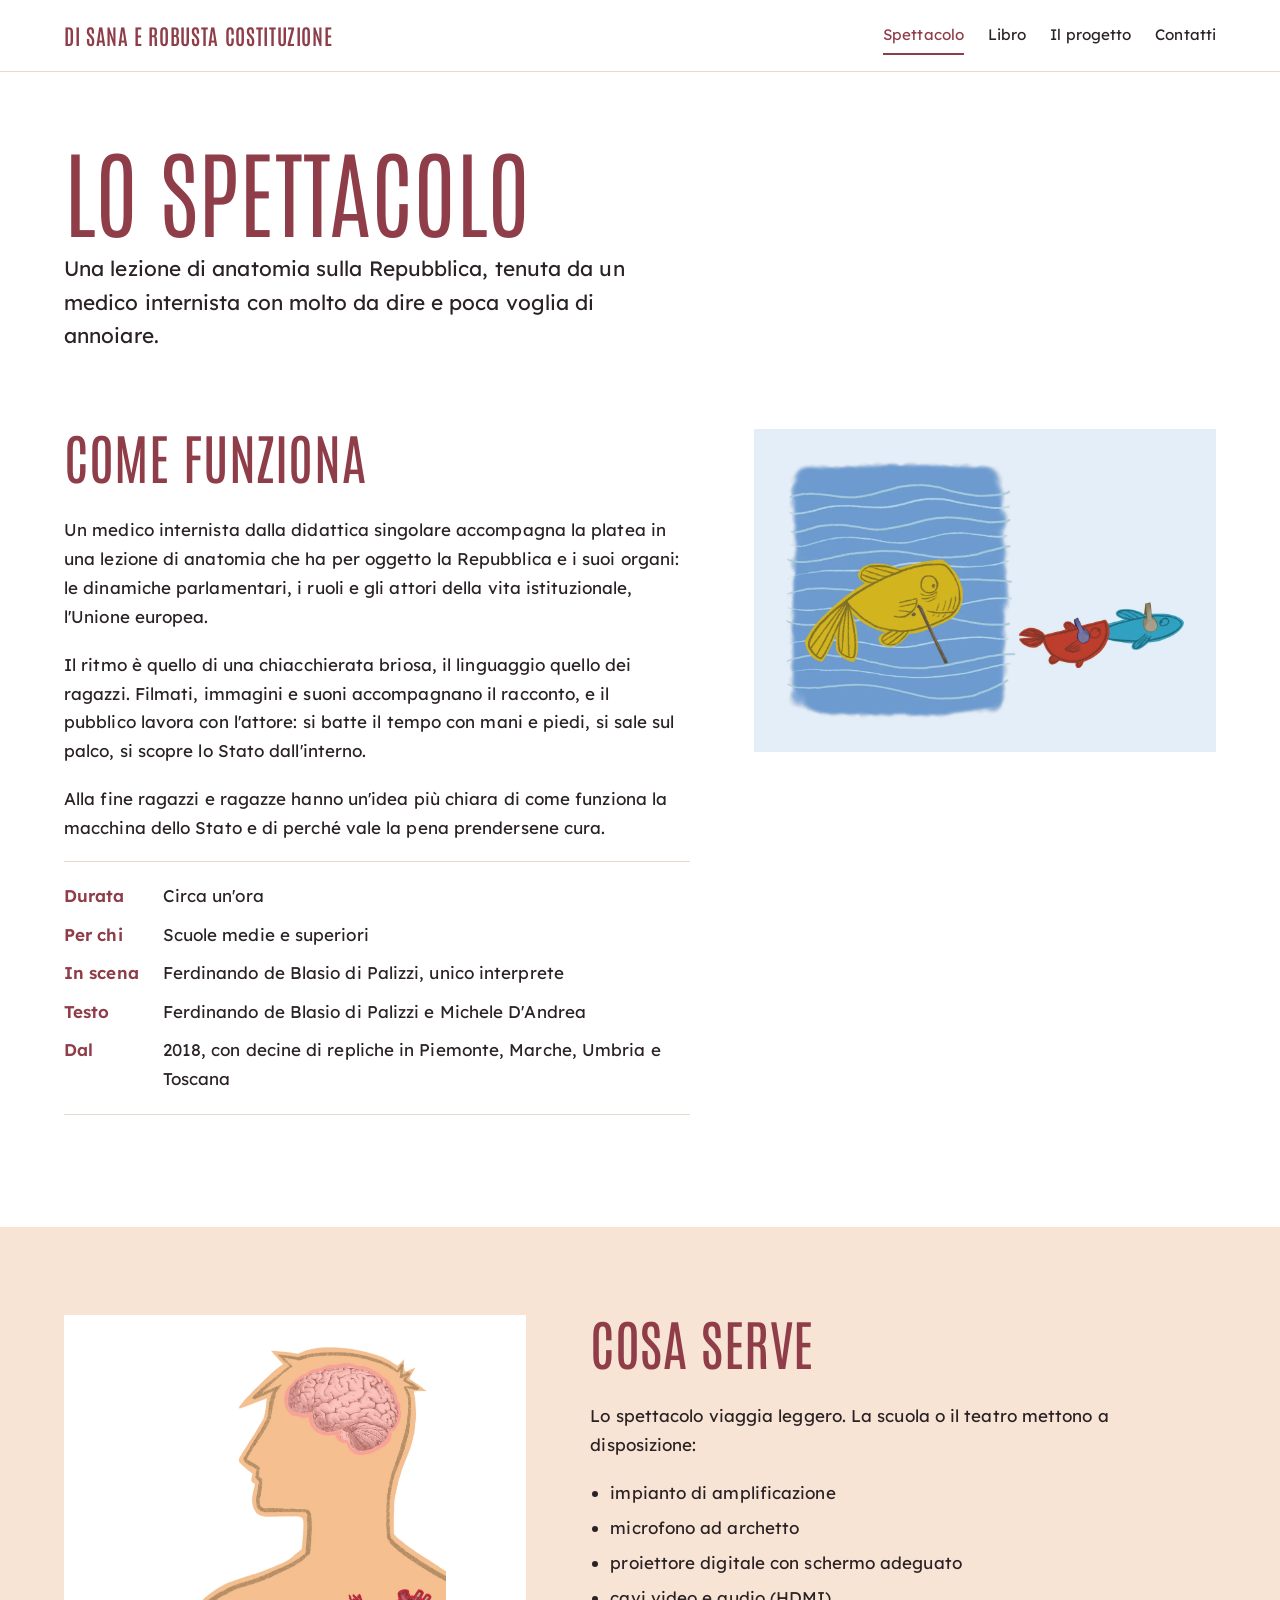
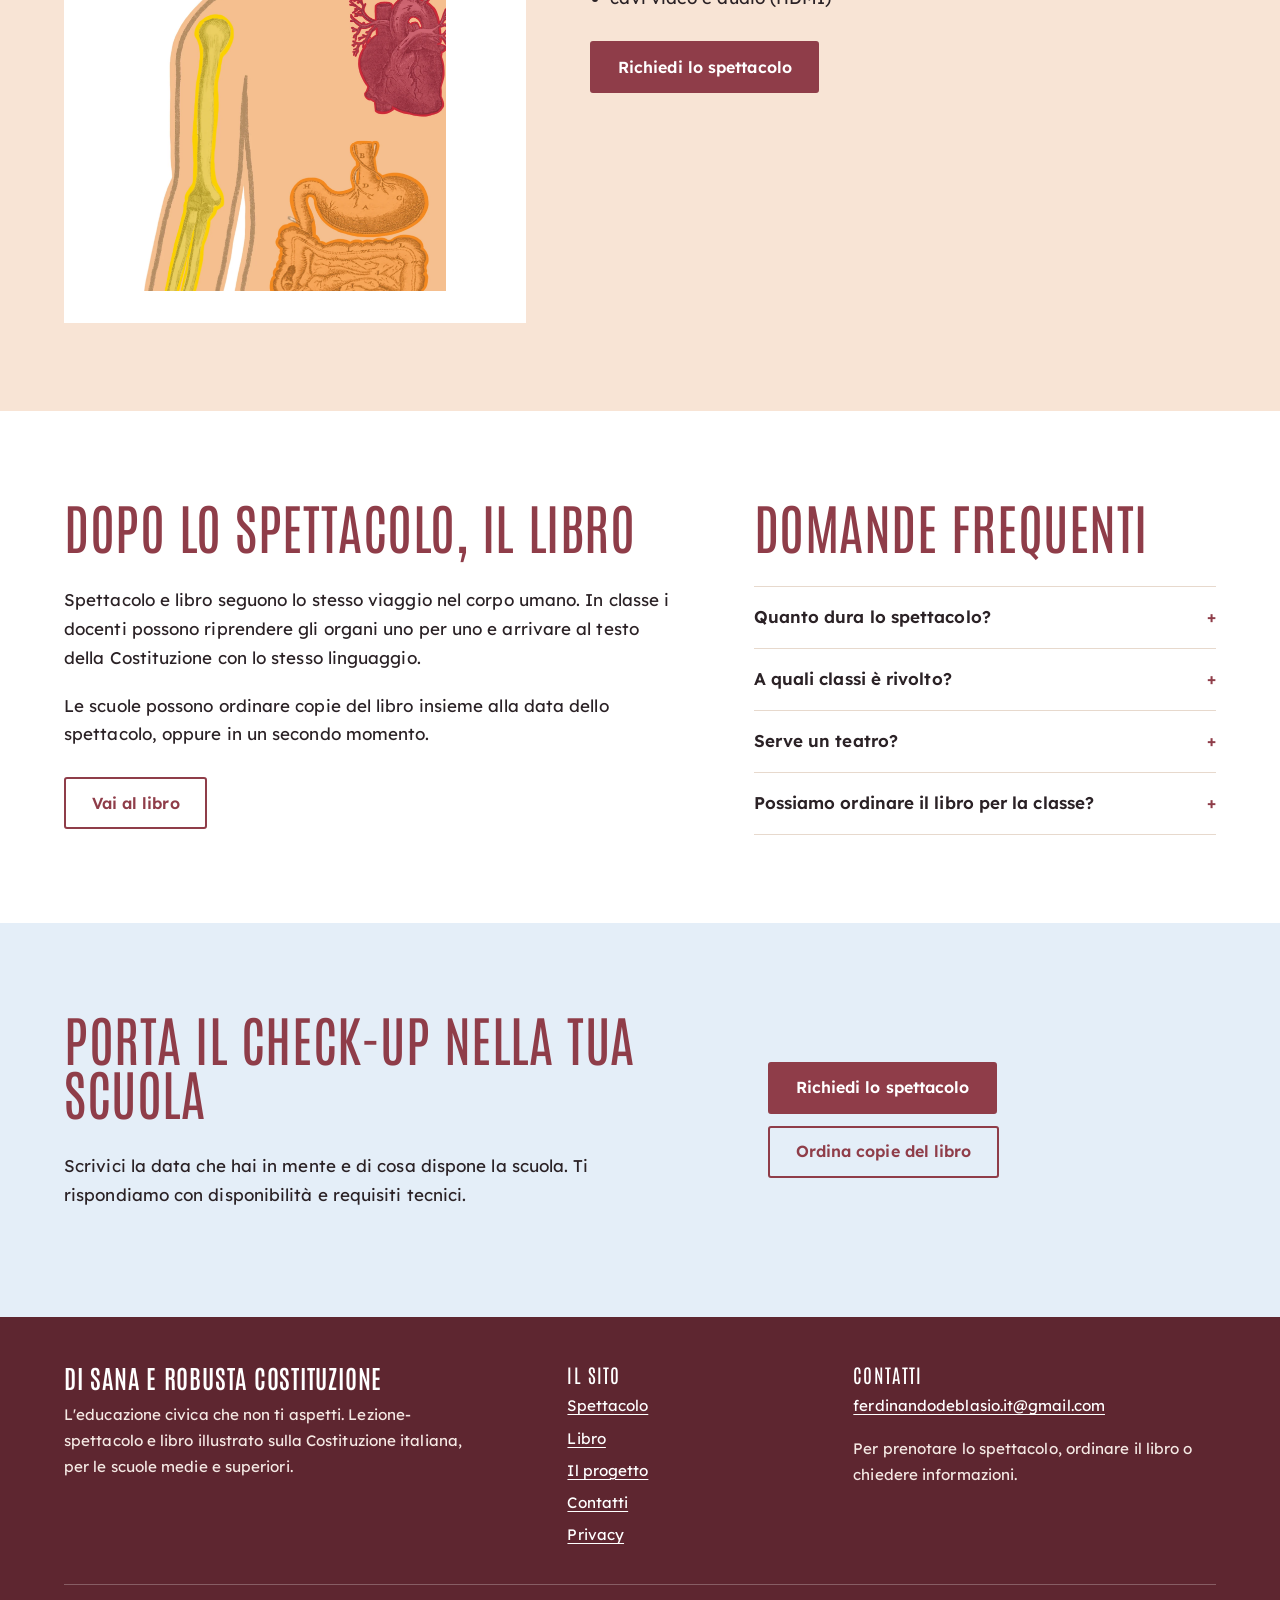
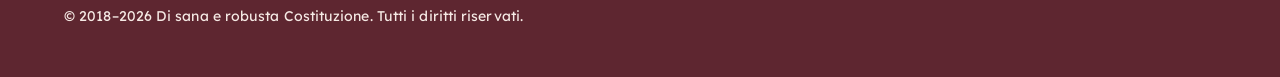
<file: spettacolo.html>
<!doctype html>
<html lang="it">
<head>
<meta charset="utf-8">
<meta name="viewport" content="width=device-width,initial-scale=1">
<title>Lo spettacolo | Di sana e robusta Costituzione</title>
<meta name="description" content="Lezione-spettacolo di circa un&#x27;ora sulla Costituzione per scuole medie e superiori: un medico internista, filmati, suoni e ragazzi sul palco. Requisiti tecnici e condizioni.">
<link rel="canonical" href="https://disanacostituzione.it/spettacolo.html">
<link rel="icon" href="favicon.svg" type="image/svg+xml">
<meta property="og:type" content="website">
<meta property="og:locale" content="it_IT">
<meta property="og:site_name" content="Di sana e robusta Costituzione">
<meta property="og:title" content="Lo spettacolo | Di sana e robusta Costituzione">
<meta property="og:description" content="Lezione-spettacolo di circa un&#x27;ora sulla Costituzione per scuole medie e superiori: un medico internista, filmati, suoni e ragazzi sul palco. Requisiti tecnici e condizioni.">
<meta property="og:url" content="https://disanacostituzione.it/spettacolo.html">
<meta property="og:image" content="https://disanacostituzione.it/img/og.jpg">
<meta name="twitter:card" content="summary_large_image">
<meta name="theme-color" content="#8F3D49">
<link rel="preload" href="fonts/antonio-latin-300-normal.woff2" as="font" type="font/woff2" crossorigin>
<link rel="stylesheet" href="styles.css">
</head>
<body>
<a class="skip" href="#contenuto">Vai al contenuto</a>
<header class="site-header"><div class="wrap">
<a class="brand" href="index.html">Di sana e robusta Costituzione</a>
<nav class="nav" aria-label="Principale"><a href="spettacolo.html" aria-current="page">Spettacolo</a><a href="libro.html">Libro</a><a href="il-progetto.html">Il progetto</a><a href="contatti.html">Contatti</a></nav>
</div></header>
<main id="contenuto">
<div class="wrap page-head"><h1>Lo spettacolo</h1>
<p class="lede">Una lezione di anatomia sulla Repubblica, tenuta da un medico internista con molto da dire e poca voglia di annoiare.</p></div>

<section style="padding-top:1rem"><div class="wrap split">
<div>
<h2>Come funziona</h2>
<p>Un medico internista dalla didattica singolare accompagna la platea in una lezione di anatomia che ha per oggetto la Repubblica e i suoi organi: le dinamiche parlamentari, i ruoli e gli attori della vita istituzionale, l'Unione europea.</p>
<p>Il ritmo è quello di una chiacchierata briosa, il linguaggio quello dei ragazzi. Filmati, immagini e suoni accompagnano il racconto, e il pubblico lavora con l'attore: si batte il tempo con mani e piedi, si sale sul palco, si scopre lo Stato dall'interno.</p>
<p>Alla fine ragazzi e ragazze hanno un'idea più chiara di come funziona la macchina dello Stato e di perché vale la pena prendersene cura.</p>
<dl class="spec">
<dt>Durata</dt><dd>Circa un'ora</dd>
<dt>Per chi</dt><dd>Scuole medie e superiori</dd>
<dt>In scena</dt><dd>Ferdinando de Blasio di Palizzi, unico interprete</dd>
<dt>Testo</dt><dd>Ferdinando de Blasio di Palizzi e Michele D'Andrea</dd>
<dt>Dal</dt><dd>2018, con decine di repliche in Piemonte, Marche, Umbria e Toscana</dd>
</dl>
</div>
<div class="figure blue"><img src="img/pesci.webp" alt="Un pesce giallo e due pesci più piccoli in un acquario di onde blu" width="700" height="454"></div>
</div></section>

<section class="tint"><div class="wrap split rev">
<div class="figure" style="background:var(--paper)"><img src="img/uomo-organi.webp" alt="Sagoma di uomo con cervello, cuore, stomaco e intestino in evidenza" width="500" height="899" loading="lazy"></div>
<div>
<h2>Cosa serve</h2>
<p>Lo spettacolo viaggia leggero. La scuola o il teatro mettono a disposizione:</p>
<ul class="checklist">
<li>impianto di amplificazione</li>
<li>microfono ad archetto</li>
<li>proiettore digitale con schermo adeguato</li>
<li>cavi video e audio (HDMI)</li>
</ul>
<div class="btn-row"><a class="btn" href="contatti.html#spettacolo">Richiedi lo spettacolo</a></div>
</div></div></section>

<section><div class="wrap split">
<div>
<h2>Dopo lo spettacolo, il libro</h2>
<p>Spettacolo e libro seguono lo stesso viaggio nel corpo umano. In classe i docenti possono riprendere gli organi uno per uno e arrivare al testo della Costituzione con lo stesso linguaggio.</p>
<p>Le scuole possono ordinare copie del libro insieme alla data dello spettacolo, oppure in un secondo momento.</p>
<div class="btn-row"><a class="btn ghost" href="libro.html">Vai al libro</a></div>
</div>
<div>
<h2>Domande frequenti</h2>
<details class="faq"><summary>Quanto dura lo spettacolo?</summary><p>Circa un'ora. Se la scuola ha vincoli di orario, indicali nella email di richiesta.</p></details>
<details class="faq"><summary>A quali classi è rivolto?</summary><p>Alle scuole medie e superiori. Il linguaggio e gli esempi sono pensati per ragazzi e ragazze di quelle età.</p></details>
<details class="faq"><summary>Serve un teatro?</summary><p>Serve uno spazio in cui la platea veda e senta bene e dove si possano usare amplificazione e proiettore. Nell'elenco dei requisiti trovi tutto il necessario.</p></details>
<details class="faq"><summary>Possiamo ordinare il libro per la classe?</summary><p>Sì. Scrivi indicando il numero di copie e l'indirizzo di consegna.</p></details>
</div>
</div></section>
<section class="cta-band"><div class="wrap">
<div><h2>Porta il check-up nella tua scuola</h2><p>Scrivici la data che hai in mente e di cosa dispone la scuola. Ti rispondiamo con disponibilità e requisiti tecnici.</p></div>
<div class="btn-row"><a class="btn" href="contatti.html#spettacolo">Richiedi lo spettacolo</a><a class="btn ghost" href="contatti.html#libro">Ordina copie del libro</a></div>
</div></section>
</main>
<footer class="site-footer"><div class="wrap">
<div class="foot-grid">
<div><span class="brand">Di sana e robusta Costituzione</span>
<p>L'educazione civica che non ti aspetti. Lezione-spettacolo e libro illustrato sulla Costituzione italiana, per le scuole medie e superiori.</p></div>
<nav aria-label="Link del sito"><h2>Il sito</h2><ul>
<li><a href="spettacolo.html">Spettacolo</a></li><li><a href="libro.html">Libro</a></li>
<li><a href="il-progetto.html">Il progetto</a></li><li><a href="contatti.html">Contatti</a></li>
<li><a href="privacy.html">Privacy</a></li></ul></nav>
<div><h2>Contatti</h2><p><a href="mailto:ferdinandodeblasio.it@gmail.com">ferdinandodeblasio.it@gmail.com</a></p>
<p>Per prenotare lo spettacolo, ordinare il libro o chiedere informazioni.</p></div>
</div>
<p class="rights">© 2018–2026 Di sana e robusta Costituzione. Tutti i diritti riservati.</p>
</div></footer>
</body>
</html>
</file>
<file: styles.css>
@font-face{font-family:"Antonio";font-weight:300;font-style:normal;font-display:swap;src:url(fonts/antonio-latin-300-normal.woff2) format("woff2")}
@font-face{font-family:"Antonio";font-weight:400;font-style:normal;font-display:swap;src:url(fonts/antonio-latin-400-normal.woff2) format("woff2")}
@font-face{font-family:"Antonio";font-weight:600;font-style:normal;font-display:swap;src:url(fonts/antonio-latin-600-normal.woff2) format("woff2")}
@font-face{font-family:"Lexend";font-weight:400;font-style:normal;font-display:swap;src:url(fonts/lexend-latin-400-normal.woff2) format("woff2")}
@font-face{font-family:"Lexend";font-weight:600;font-style:normal;font-display:swap;src:url(fonts/lexend-latin-600-normal.woff2) format("woff2")}

:root{
  --bordeaux:#8F3D49;
  --bordeaux-deep:#5E2630;
  --sabbia:#A88C6E;
  --carne:#F8E4D5;
  --carne-deep:#EFCDB5;
  --acqua:#7BA7D6;
  --acqua-soft:#E4EEF8;
  --ink:#2B2226;
  --muted:#645A5D;
  --line:#E7D9CD;
  --paper:#FFFFFF;
  --display:"Antonio","Arial Narrow",sans-serif;
  --text:"Lexend",system-ui,-apple-system,"Segoe UI",sans-serif;
  --gutter:clamp(1.25rem,4vw,2.5rem);
  --max:72rem;
}
*,*::before,*::after{box-sizing:border-box}
html{-webkit-text-size-adjust:100%;scroll-behavior:smooth}
@media (prefers-reduced-motion:reduce){html{scroll-behavior:auto}*{animation:none!important;transition:none!important}}
body{margin:0;background:var(--paper);color:var(--ink);font-family:var(--text);font-size:1.0625rem;line-height:1.7;letter-spacing:.005em}
img{max-width:100%;height:auto;display:block}
a{color:var(--bordeaux);text-underline-offset:.2em;text-decoration-thickness:1px}
a:hover{color:var(--bordeaux-deep)}
:focus-visible{outline:3px solid var(--acqua);outline-offset:3px;border-radius:2px}
.skip{position:absolute;left:-999px;top:0;background:var(--bordeaux);color:#fff;padding:.75rem 1rem;z-index:20}
.skip:focus{left:0}
.wrap{width:min(100% - 2*var(--gutter),var(--max));margin-inline:auto}
p{margin:0 0 1.1em;max-width:62ch}
h1,h2,h3{font-family:var(--display);font-weight:400;color:var(--bordeaux);margin:0;line-height:1;text-transform:uppercase}
h2{font-size:clamp(2.1rem,4.6vw,3.4rem);letter-spacing:.01em;margin-bottom:.6em}
h3{font-size:1.75rem;letter-spacing:.015em;margin-bottom:.5em;font-weight:600}
.lede{font-size:clamp(1.125rem,1.7vw,1.3rem);line-height:1.6;max-width:44ch}

/* header */
.site-header{border-bottom:1px solid var(--line)}
.site-header .wrap{display:flex;flex-wrap:wrap;align-items:center;justify-content:space-between;gap:.5rem 2rem;padding-block:1rem}
.brand{font-family:var(--display);font-weight:600;font-size:1.35rem;letter-spacing:.03em;text-transform:uppercase;text-decoration:none;color:var(--bordeaux);line-height:1}
.nav{display:flex;flex-wrap:wrap;gap:.25rem 1.5rem;align-items:center}
.nav a{text-decoration:none;color:var(--ink);font-size:.95rem;padding:.35rem 0;border-bottom:2px solid transparent}
.nav a:hover{border-color:var(--sabbia)}
.nav a[aria-current="page"]{border-color:var(--bordeaux);color:var(--bordeaux)}

/* buttons */
.btn{display:inline-block;background:var(--bordeaux);color:#fff;text-decoration:none;font-family:var(--text);font-weight:600;font-size:1rem;padding:.9rem 1.6rem;border:2px solid var(--bordeaux);border-radius:3px;cursor:pointer;line-height:1.2;transition:background .15s}
.btn:hover{background:var(--bordeaux-deep);border-color:var(--bordeaux-deep);color:#fff}
.btn.ghost{background:transparent;color:var(--bordeaux)}
.btn.ghost:hover{background:var(--bordeaux);color:#fff}
.btn-row{display:flex;flex-wrap:wrap;gap:.75rem;margin-top:1.75rem}

/* hero */
.hero{overflow:hidden}
.hero .wrap{display:grid;grid-template-columns:minmax(0,1.15fr) minmax(0,.85fr);gap:clamp(1.5rem,5vw,4rem);align-items:center;padding-block:clamp(2rem,6vw,4.5rem)}
.hero h1{font-weight:300;font-size:clamp(3.6rem,11.5vw,9rem);line-height:.9;letter-spacing:-.005em}
.hero h1 span{display:block}
.hero .tag{font-family:var(--display);font-size:clamp(1.35rem,2.6vw,1.9rem);letter-spacing:.06em;text-transform:uppercase;color:var(--ink);margin:1.5rem 0 1.25rem;display:inline-block;border-bottom:6px solid var(--sabbia);padding-bottom:.2rem;line-height:1.1}
.hero-art{background:#fff;border-radius:2px;padding:clamp(1rem,3vw,2rem);position:relative}
.hero-art img{width:100%;height:auto}

/* sections */
section{padding-block:clamp(3rem,7vw,5.5rem)}
.tint{background:var(--carne)}
.facts{display:flex;flex-wrap:wrap;gap:.25rem 1.75rem;margin:0;padding:1rem 0 0;border-top:1px solid var(--line);list-style:none;font-size:.95rem;color:var(--muted)}
.intro{display:grid;grid-template-columns:minmax(0,1fr) minmax(0,1.1fr);gap:clamp(1.5rem,5vw,4rem);align-items:start}
.intro h2{margin-bottom:0}


/* two paths */
.paths{display:grid;grid-template-columns:repeat(2,minmax(0,1fr));gap:clamp(1rem,3vw,2rem)}
.path{padding:clamp(1.5rem,3vw,2.5rem);display:flex;flex-direction:column}
.path.blue{background:var(--acqua-soft)}
.path.warm{background:var(--carne)}
.path img{mix-blend-mode:multiply;height:15rem;width:auto;max-width:100%;object-fit:contain;object-position:left center;margin-bottom:1.5rem}
.path p{flex:1}
.path .more{font-weight:600}

/* quote */
.quote{background:var(--bordeaux);color:#fff}
.quote .wrap{display:grid;grid-template-columns:minmax(0,1.4fr) minmax(0,.6fr);gap:clamp(1.5rem,5vw,4rem);align-items:center}
.quote blockquote{margin:0}
.quote blockquote p{font-family:var(--display);font-weight:300;font-size:clamp(2rem,5vw,3.6rem);line-height:1.05;text-transform:uppercase;max-width:20ch;margin:0 0 1.25rem;letter-spacing:.005em}
.quote cite{font-style:normal;font-size:.98rem}
.quote a{color:#fff}
.quote .clip{display:block;background:#fff;padding:.5rem;border-radius:2px}
.quote .clip img{width:100%}

/* cta band */
.cta-band{background:var(--acqua-soft)}
.cta-band .wrap{display:grid;grid-template-columns:minmax(0,1.2fr) minmax(0,.8fr);gap:2rem;align-items:center}
.cta-band .btn-row{margin-top:0;justify-content:flex-start}

/* inner pages */
.page-head{padding-block:clamp(2.5rem,6vw,4.5rem) clamp(1.5rem,3vw,2.5rem)}
.page-head h1{font-weight:300;font-size:clamp(3rem,8vw,6rem);line-height:.92}
.page-head .lede{margin-top:1.25rem}
.split{display:grid;grid-template-columns:minmax(0,1.15fr) minmax(0,.85fr);gap:clamp(1.5rem,5vw,4rem);align-items:start}
.split.rev{grid-template-columns:minmax(0,.85fr) minmax(0,1.15fr)}
.figure{background:var(--carne);padding:clamp(1rem,3vw,2rem)}
.figure.blue{background:var(--acqua-soft)}
.figure img{mix-blend-mode:multiply;max-height:34rem;width:auto;max-width:100%;margin-inline:auto;object-fit:contain}
.figure.cover img{mix-blend-mode:normal;box-shadow:0 .6rem 1.6rem rgba(43,34,38,.22)}
.spec{display:grid;grid-template-columns:max-content 1fr;gap:.6rem 1.5rem;margin:0 0 1.5rem;padding:1.25rem 0;border-block:1px solid var(--line)}
.spec dt{font-weight:600;color:var(--bordeaux)}
.spec dd{margin:0}
.checklist{margin:0 0 1.25rem;padding-left:1.25rem}
.checklist li{margin-bottom:.4rem;max-width:58ch}
.parts{list-style:none;padding:0;margin:0;display:grid;gap:0}
.parts li{display:grid;grid-template-columns:minmax(0,.7fr) minmax(0,1.3fr);gap:1.5rem;padding:1.25rem 0;border-top:1px solid var(--line)}
.parts li:last-child{border-bottom:1px solid var(--line)}
.parts .t{font-family:var(--display);text-transform:uppercase;font-size:1.7rem;line-height:1.05;color:var(--bordeaux);letter-spacing:.015em}
.parts .t small{display:block;font-family:var(--text);text-transform:none;font-size:.9rem;color:var(--muted);letter-spacing:0;margin-bottom:.25rem}
.parts p{margin:0}
.timeline{list-style:none;margin:0;padding:0;border-left:3px solid var(--sabbia)}
.timeline li{padding:0 0 2rem 1.75rem;position:relative}
.timeline li::before{content:"";position:absolute;left:-9px;top:.55rem;width:15px;height:15px;background:var(--bordeaux);border-radius:50%}
.timeline .year{font-family:var(--display);font-size:2rem;color:var(--bordeaux);line-height:1;display:block;margin-bottom:.35rem}
.timeline p{margin:0}
.authors{display:grid;grid-template-columns:repeat(2,minmax(0,1fr));gap:clamp(1.5rem,4vw,3rem)}
.press img{border:1px solid var(--line)}
.press figcaption{font-size:.92rem;color:var(--muted);margin-top:.75rem;max-width:60ch}
.note-box{background:var(--carne);padding:1.5rem 1.75rem;border-left:6px solid var(--bordeaux)}
.note-box p:last-child{margin-bottom:0}
details.faq{border-top:1px solid var(--line);padding:1rem 0}
details.faq:last-of-type{border-bottom:1px solid var(--line)}
details.faq summary{cursor:pointer;font-weight:600;list-style:none;display:flex;justify-content:space-between;gap:1rem}
details.faq summary::-webkit-details-marker{display:none}
details.faq summary::after{content:"+";font-family:var(--display);font-size:1.6rem;line-height:1;color:var(--bordeaux)}
details.faq[open] summary::after{content:"\2212"}
details.faq p{margin:.75rem 0 0}

/* forms */
.form-card{background:var(--carne);padding:clamp(1.25rem,3vw,2.25rem);margin-bottom:3rem}
.form-grid{display:grid;grid-template-columns:repeat(2,minmax(0,1fr));gap:1.1rem 1.5rem}
.field{display:flex;flex-direction:column;gap:.35rem}
.field.full{grid-column:1 / -1}
label,legend{font-weight:600;font-size:.95rem}
input,select,textarea{font:inherit;color:var(--ink);background:#fff;border:1.5px solid #bda893;border-radius:3px;padding:.7rem .8rem;width:100%}
input:focus,select:focus,textarea:focus{outline:3px solid var(--acqua);outline-offset:1px;border-color:var(--bordeaux)}
textarea{min-height:7rem;resize:vertical}
.check{display:flex;gap:.7rem;align-items:flex-start;font-weight:400}
.check input{width:1.2rem;height:1.2rem;margin-top:.3rem;flex:none}
.form-note{font-size:.92rem;color:var(--muted);max-width:60ch}
.form-status{margin-top:1rem;font-weight:600;color:var(--bordeaux-deep)}
.anchor-links{display:flex;gap:1.5rem;flex-wrap:wrap;margin-top:1.25rem}

/* footer */
.site-footer{background:var(--bordeaux-deep);color:#F5E9E4;padding-block:3rem 2rem;font-size:.95rem}
.site-footer a{color:#fff}
.foot-grid{display:grid;grid-template-columns:minmax(0,1.3fr) minmax(0,.7fr) minmax(0,1fr);gap:2rem}
.site-footer .brand{color:#fff;font-size:1.6rem;display:block;margin-bottom:.75rem}
.site-footer ul{list-style:none;margin:0;padding:0;display:grid;gap:.4rem}
.site-footer .rights{margin-top:2.25rem;padding-top:1.25rem;border-top:1px solid rgba(255,255,255,.25);font-size:.88rem;max-width:none}
.site-footer p{max-width:46ch}
.site-footer h2{font-size:1.2rem;color:#fff;margin-bottom:.6rem;letter-spacing:.06em}

@media (max-width:52rem){
  .hero .wrap,.intro,.split,.split.rev,.quote .wrap,.cta-band .wrap,.authors,.foot-grid,.paths{grid-template-columns:minmax(0,1fr)}
  .form-grid{grid-template-columns:minmax(0,1fr)}
  .parts li{grid-template-columns:minmax(0,1fr);gap:.5rem}
  .spec{grid-template-columns:minmax(0,1fr);gap:.1rem}
  .spec dd{margin-bottom:.7rem}
}
@media print{.site-header,.site-footer,.cta-band,.btn-row{display:none}}
</file>
